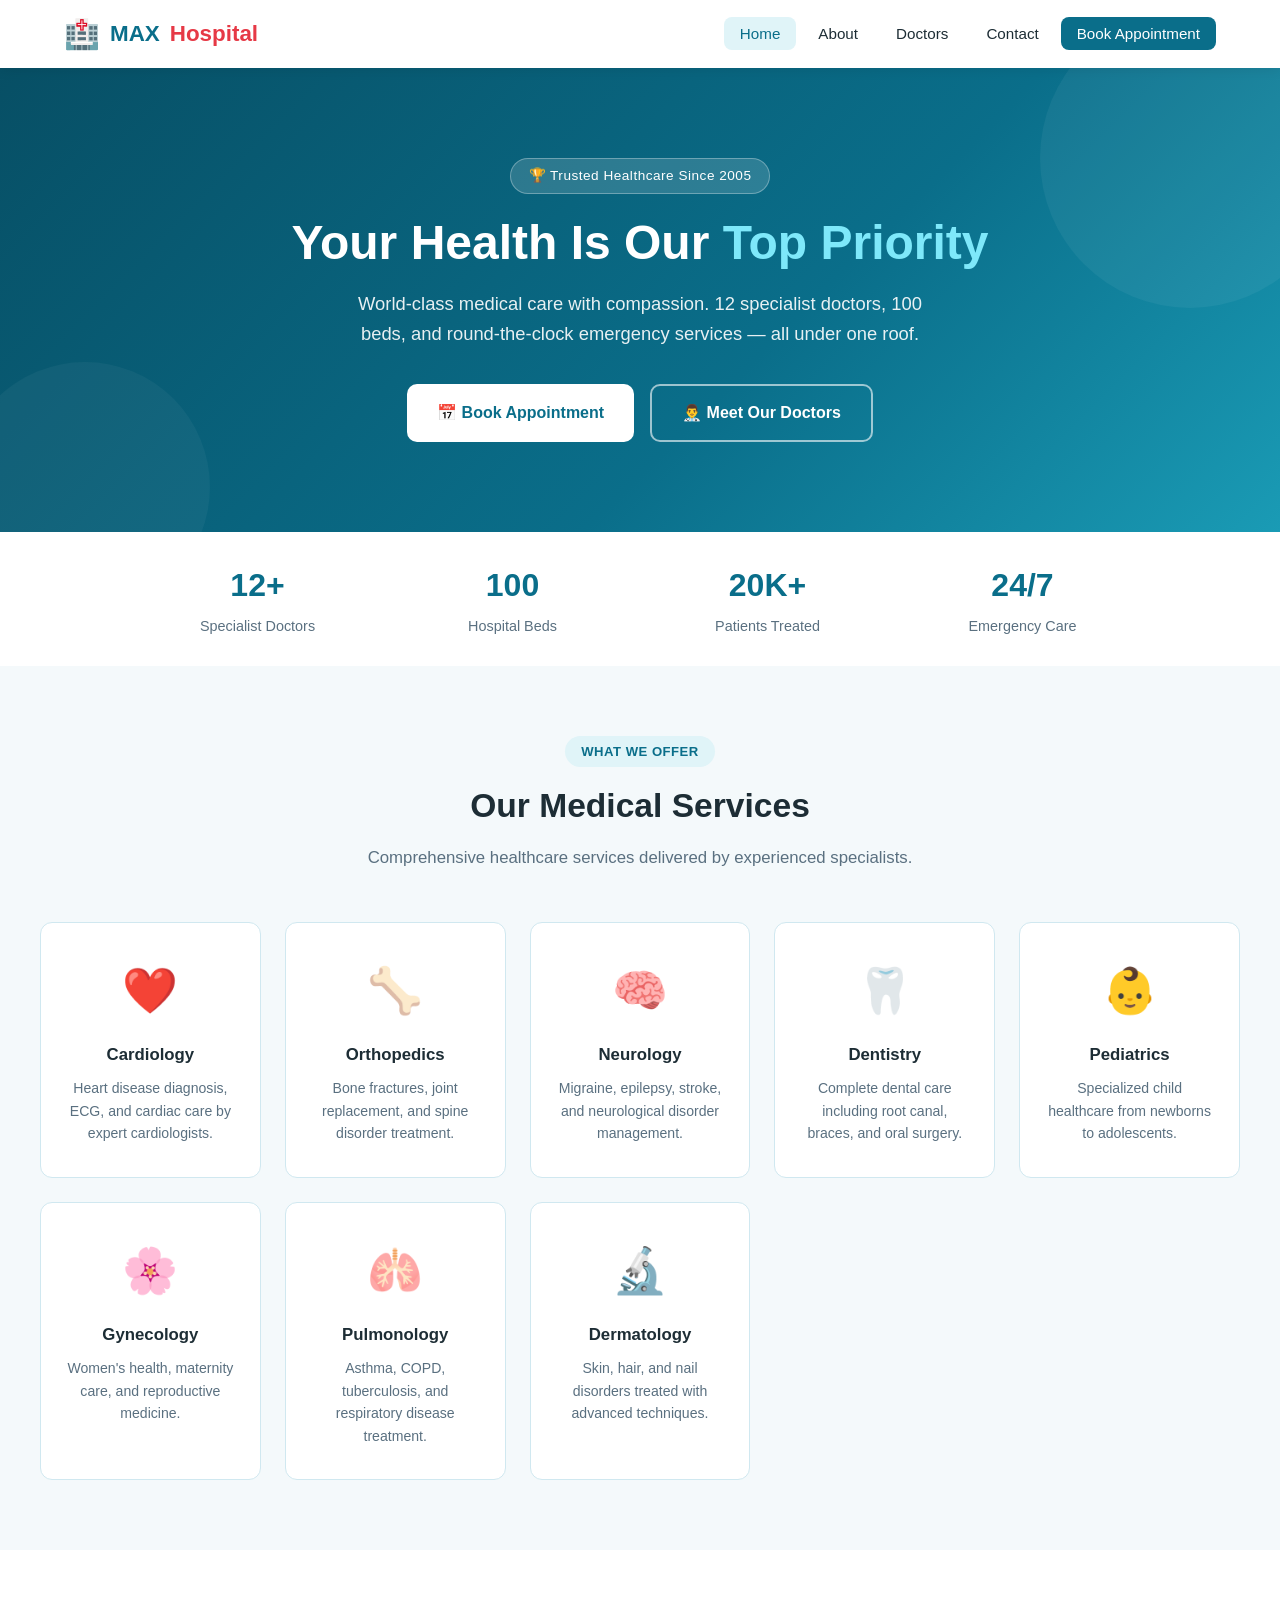
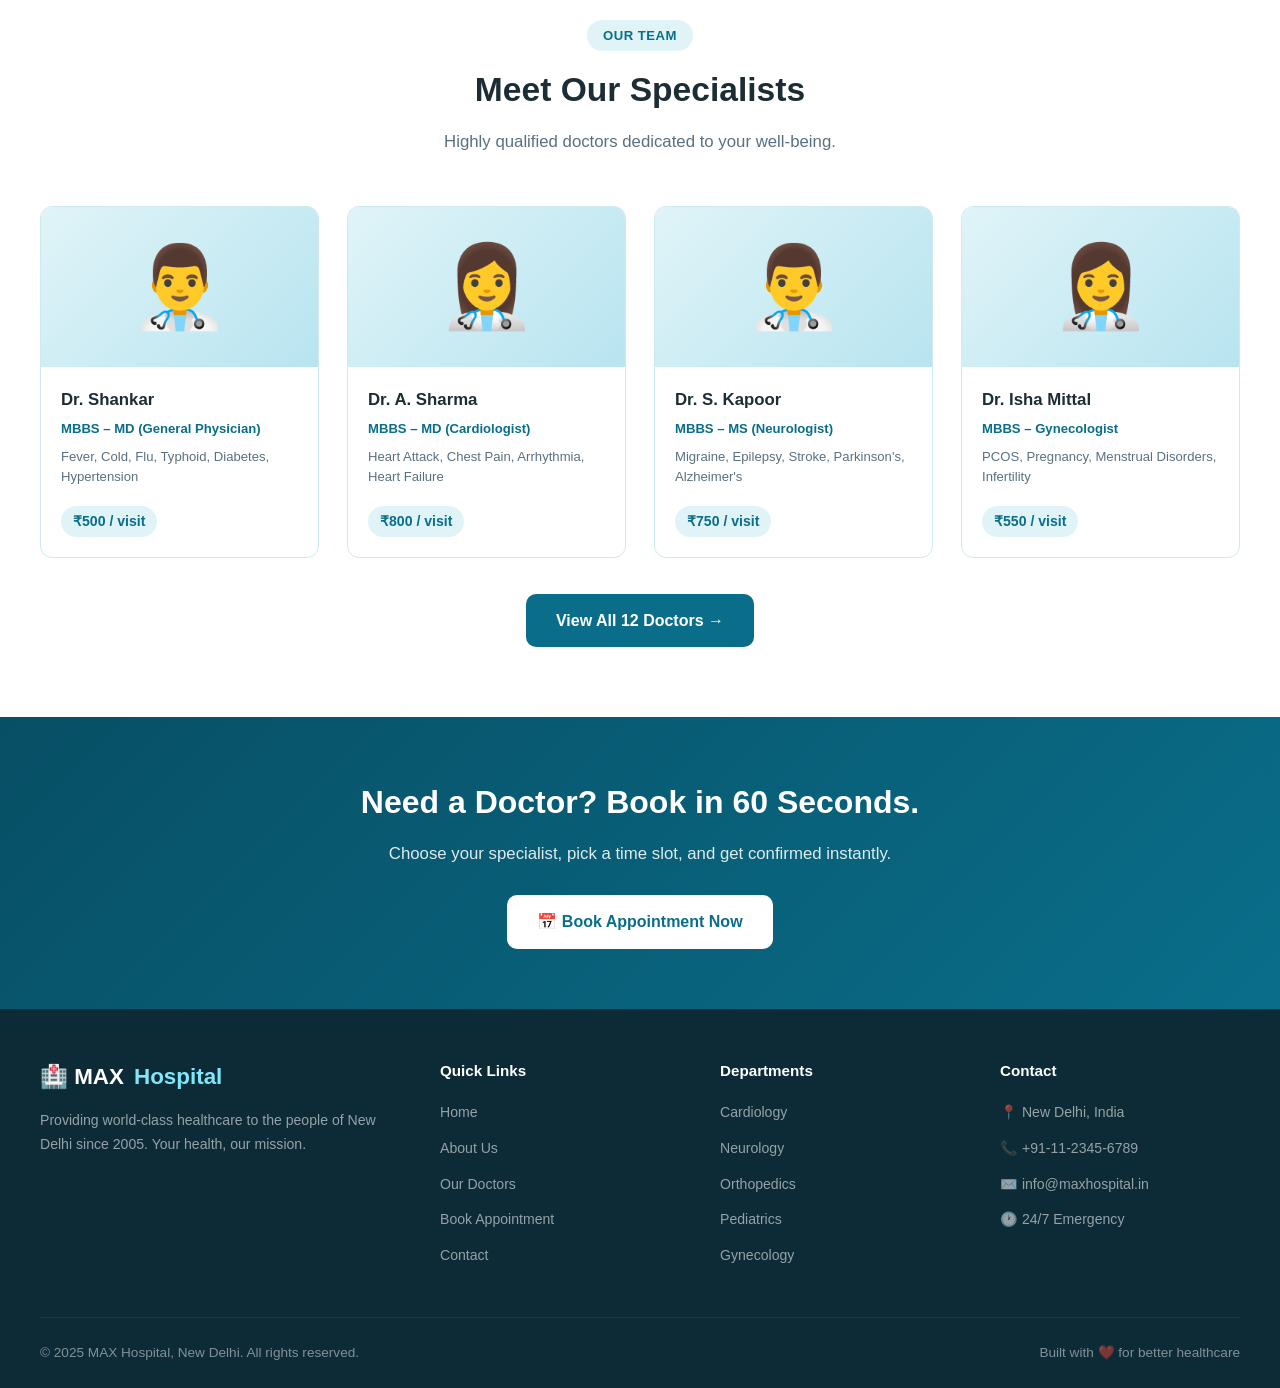
<file: index.html>
<!DOCTYPE html>
<html lang="en">
<head>
  <meta charset="UTF-8" />
  <meta name="viewport" content="width=device-width, initial-scale=1.0" />
  <title>MAX Hospital – New Delhi</title>
  <link rel="stylesheet" href="style.css" />
</head>
<body>

  <!-- NAVBAR -->
  <nav>
    <div class="nav-container">
      <a href="index.html" class="nav-logo">
        <span class="logo-icon">🏥</span>
        MAX<span>Hospital</span>
      </a>
      <ul class="nav-links" id="navLinks">
        <li><a href="index.html" class="active">Home</a></li>
        <li><a href="about.html">About</a></li>
        <li><a href="doctors.html">Doctors</a></li>
        <li><a href="contact.html">Contact</a></li>
        <li><a href="appointment.html" class="nav-cta">Book Appointment</a></li>
      </ul>
      <div class="hamburger" onclick="toggleNav()">
        <span></span><span></span><span></span>
      </div>
    </div>
  </nav>

  <!-- HERO -->
  <section class="hero">
    <div class="hero-content">
      <div class="hero-badge">🏆 Trusted Healthcare Since 2005</div>
      <h1>Your Health Is Our <span>Top Priority</span></h1>
      <p>World-class medical care with compassion. 12 specialist doctors, 100 beds, and round-the-clock emergency services — all under one roof.</p>
      <div class="hero-buttons">
        <a href="appointment.html" class="btn btn-primary">📅 Book Appointment</a>
        <a href="doctors.html" class="btn btn-outline">👨‍⚕️ Meet Our Doctors</a>
      </div>
    </div>
  </section>

  <!-- STATS -->
  <div class="stats-bar">
    <div class="stats-grid">
      <div class="stat-item">
        <h3>12+</h3>
        <p>Specialist Doctors</p>
      </div>
      <div class="stat-item">
        <h3>100</h3>
        <p>Hospital Beds</p>
      </div>
      <div class="stat-item">
        <h3>20K+</h3>
        <p>Patients Treated</p>
      </div>
      <div class="stat-item">
        <h3>24/7</h3>
        <p>Emergency Care</p>
      </div>
    </div>
  </div>

  <!-- SERVICES -->
  <section style="background: var(--light-bg);">
    <div class="container">
      <div class="section-header">
        <span class="section-tag">What We Offer</span>
        <h2>Our Medical Services</h2>
        <p>Comprehensive healthcare services delivered by experienced specialists.</p>
      </div>
      <div class="services-grid">
        <div class="service-card">
          <div class="service-icon">❤️</div>
          <h3>Cardiology</h3>
          <p>Heart disease diagnosis, ECG, and cardiac care by expert cardiologists.</p>
        </div>
        <div class="service-card">
          <div class="service-icon">🦴</div>
          <h3>Orthopedics</h3>
          <p>Bone fractures, joint replacement, and spine disorder treatment.</p>
        </div>
        <div class="service-card">
          <div class="service-icon">🧠</div>
          <h3>Neurology</h3>
          <p>Migraine, epilepsy, stroke, and neurological disorder management.</p>
        </div>
        <div class="service-card">
          <div class="service-icon">🦷</div>
          <h3>Dentistry</h3>
          <p>Complete dental care including root canal, braces, and oral surgery.</p>
        </div>
        <div class="service-card">
          <div class="service-icon">👶</div>
          <h3>Pediatrics</h3>
          <p>Specialized child healthcare from newborns to adolescents.</p>
        </div>
        <div class="service-card">
          <div class="service-icon">🌸</div>
          <h3>Gynecology</h3>
          <p>Women's health, maternity care, and reproductive medicine.</p>
        </div>
        <div class="service-card">
          <div class="service-icon">🫁</div>
          <h3>Pulmonology</h3>
          <p>Asthma, COPD, tuberculosis, and respiratory disease treatment.</p>
        </div>
        <div class="service-card">
          <div class="service-icon">🔬</div>
          <h3>Dermatology</h3>
          <p>Skin, hair, and nail disorders treated with advanced techniques.</p>
        </div>
      </div>
    </div>
  </section>

  <!-- FEATURED DOCTORS -->
  <section>
    <div class="container">
      <div class="section-header">
        <span class="section-tag">Our Team</span>
        <h2>Meet Our Specialists</h2>
        <p>Highly qualified doctors dedicated to your well-being.</p>
      </div>
      <div class="doctors-grid">
        <div class="doctor-card">
          <div class="doctor-avatar">👨‍⚕️</div>
          <div class="doctor-info">
            <h3>Dr. Shankar</h3>
            <div class="doctor-deg">MBBS – MD (General Physician)</div>
            <div class="doctor-treats">Fever, Cold, Flu, Typhoid, Diabetes, Hypertension</div>
            <span class="doctor-fee">₹500 / visit</span>
          </div>
        </div>
        <div class="doctor-card">
          <div class="doctor-avatar">👩‍⚕️</div>
          <div class="doctor-info">
            <h3>Dr. A. Sharma</h3>
            <div class="doctor-deg">MBBS – MD (Cardiologist)</div>
            <div class="doctor-treats">Heart Attack, Chest Pain, Arrhythmia, Heart Failure</div>
            <span class="doctor-fee">₹800 / visit</span>
          </div>
        </div>
        <div class="doctor-card">
          <div class="doctor-avatar">👨‍⚕️</div>
          <div class="doctor-info">
            <h3>Dr. S. Kapoor</h3>
            <div class="doctor-deg">MBBS – MS (Neurologist)</div>
            <div class="doctor-treats">Migraine, Epilepsy, Stroke, Parkinson's, Alzheimer's</div>
            <span class="doctor-fee">₹750 / visit</span>
          </div>
        </div>
        <div class="doctor-card">
          <div class="doctor-avatar">👩‍⚕️</div>
          <div class="doctor-info">
            <h3>Dr. Isha Mittal</h3>
            <div class="doctor-deg">MBBS – Gynecologist</div>
            <div class="doctor-treats">PCOS, Pregnancy, Menstrual Disorders, Infertility</div>
            <span class="doctor-fee">₹550 / visit</span>
          </div>
        </div>
      </div>
      <div style="text-align:center; margin-top:36px;">
        <a href="doctors.html" class="btn btn-solid">View All 12 Doctors →</a>
      </div>
    </div>
  </section>

  <!-- CTA BANNER -->
  <section style="background: linear-gradient(135deg, var(--primary-dark), var(--primary)); color: white; text-align:center; padding: 60px 24px;">
    <h2 style="font-size:2rem; font-weight:800; margin-bottom:12px;">Need a Doctor? Book in 60 Seconds.</h2>
    <p style="opacity:0.88; margin-bottom:28px; font-size:1.05rem;">Choose your specialist, pick a time slot, and get confirmed instantly.</p>
    <a href="appointment.html" class="btn btn-primary">📅 Book Appointment Now</a>
  </section>

  <!-- FOOTER -->
  <footer>
    <div class="footer-grid">
      <div class="footer-brand">
        <div class="nav-logo" style="margin-bottom:14px;">🏥 MAX<span style="color:#7ee8fa;">Hospital</span></div>
        <p>Providing world-class healthcare to the people of New Delhi since 2005. Your health, our mission.</p>
      </div>
      <div class="footer-col">
        <h4>Quick Links</h4>
        <ul>
          <li><a href="index.html">Home</a></li>
          <li><a href="about.html">About Us</a></li>
          <li><a href="doctors.html">Our Doctors</a></li>
          <li><a href="appointment.html">Book Appointment</a></li>
          <li><a href="contact.html">Contact</a></li>
        </ul>
      </div>
      <div class="footer-col">
        <h4>Departments</h4>
        <ul>
          <li><a href="#">Cardiology</a></li>
          <li><a href="#">Neurology</a></li>
          <li><a href="#">Orthopedics</a></li>
          <li><a href="#">Pediatrics</a></li>
          <li><a href="#">Gynecology</a></li>
        </ul>
      </div>
      <div class="footer-col">
        <h4>Contact</h4>
        <ul>
          <li><a href="#">📍 New Delhi, India</a></li>
          <li><a href="#">📞 +91-11-2345-6789</a></li>
          <li><a href="#">✉️ info@maxhospital.in</a></li>
          <li><a href="#">🕐 24/7 Emergency</a></li>
        </ul>
      </div>
    </div>
    <div class="footer-bottom">
      <span>© 2025 MAX Hospital, New Delhi. All rights reserved.</span>
      <span>Built with ❤️ for better healthcare</span>
    </div>
  </footer>

  <script>
    function toggleNav() {
      document.getElementById('navLinks').classList.toggle('open');
    }
  </script>
</body>
</html>
</file>
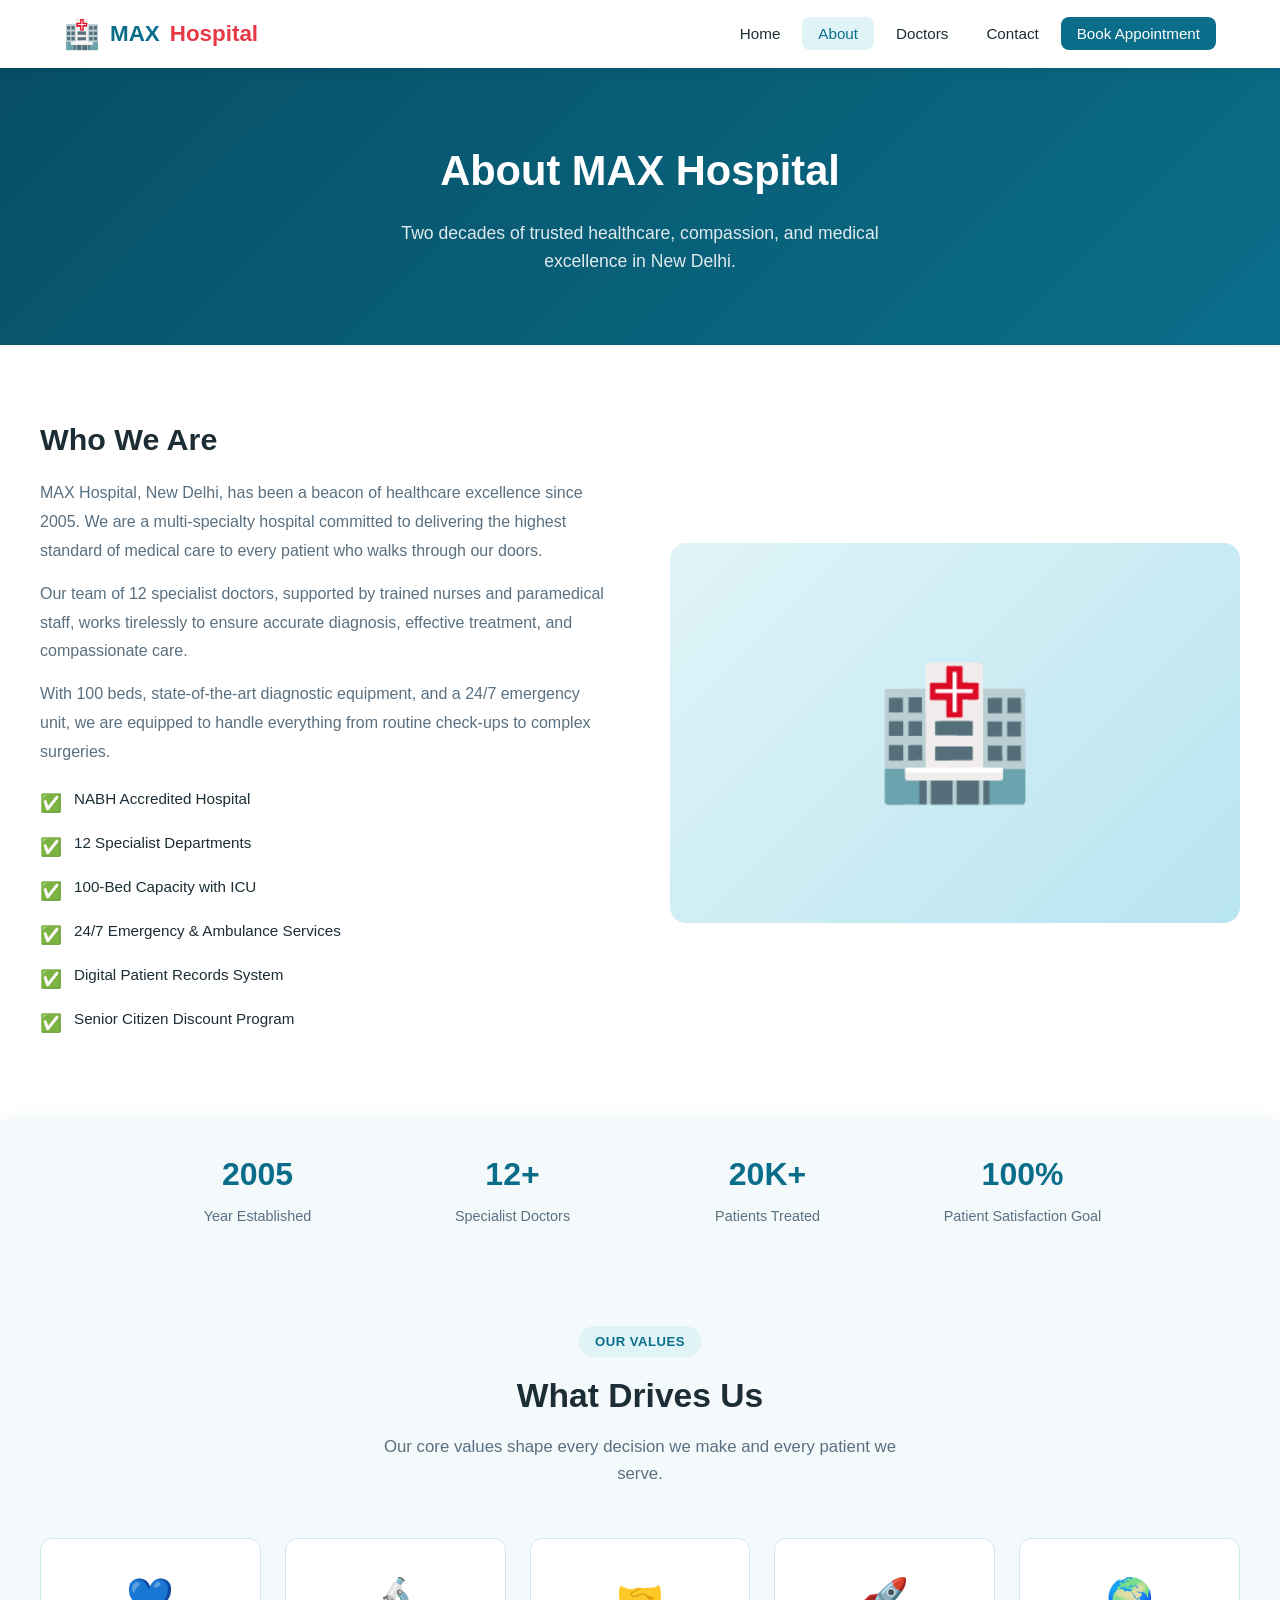
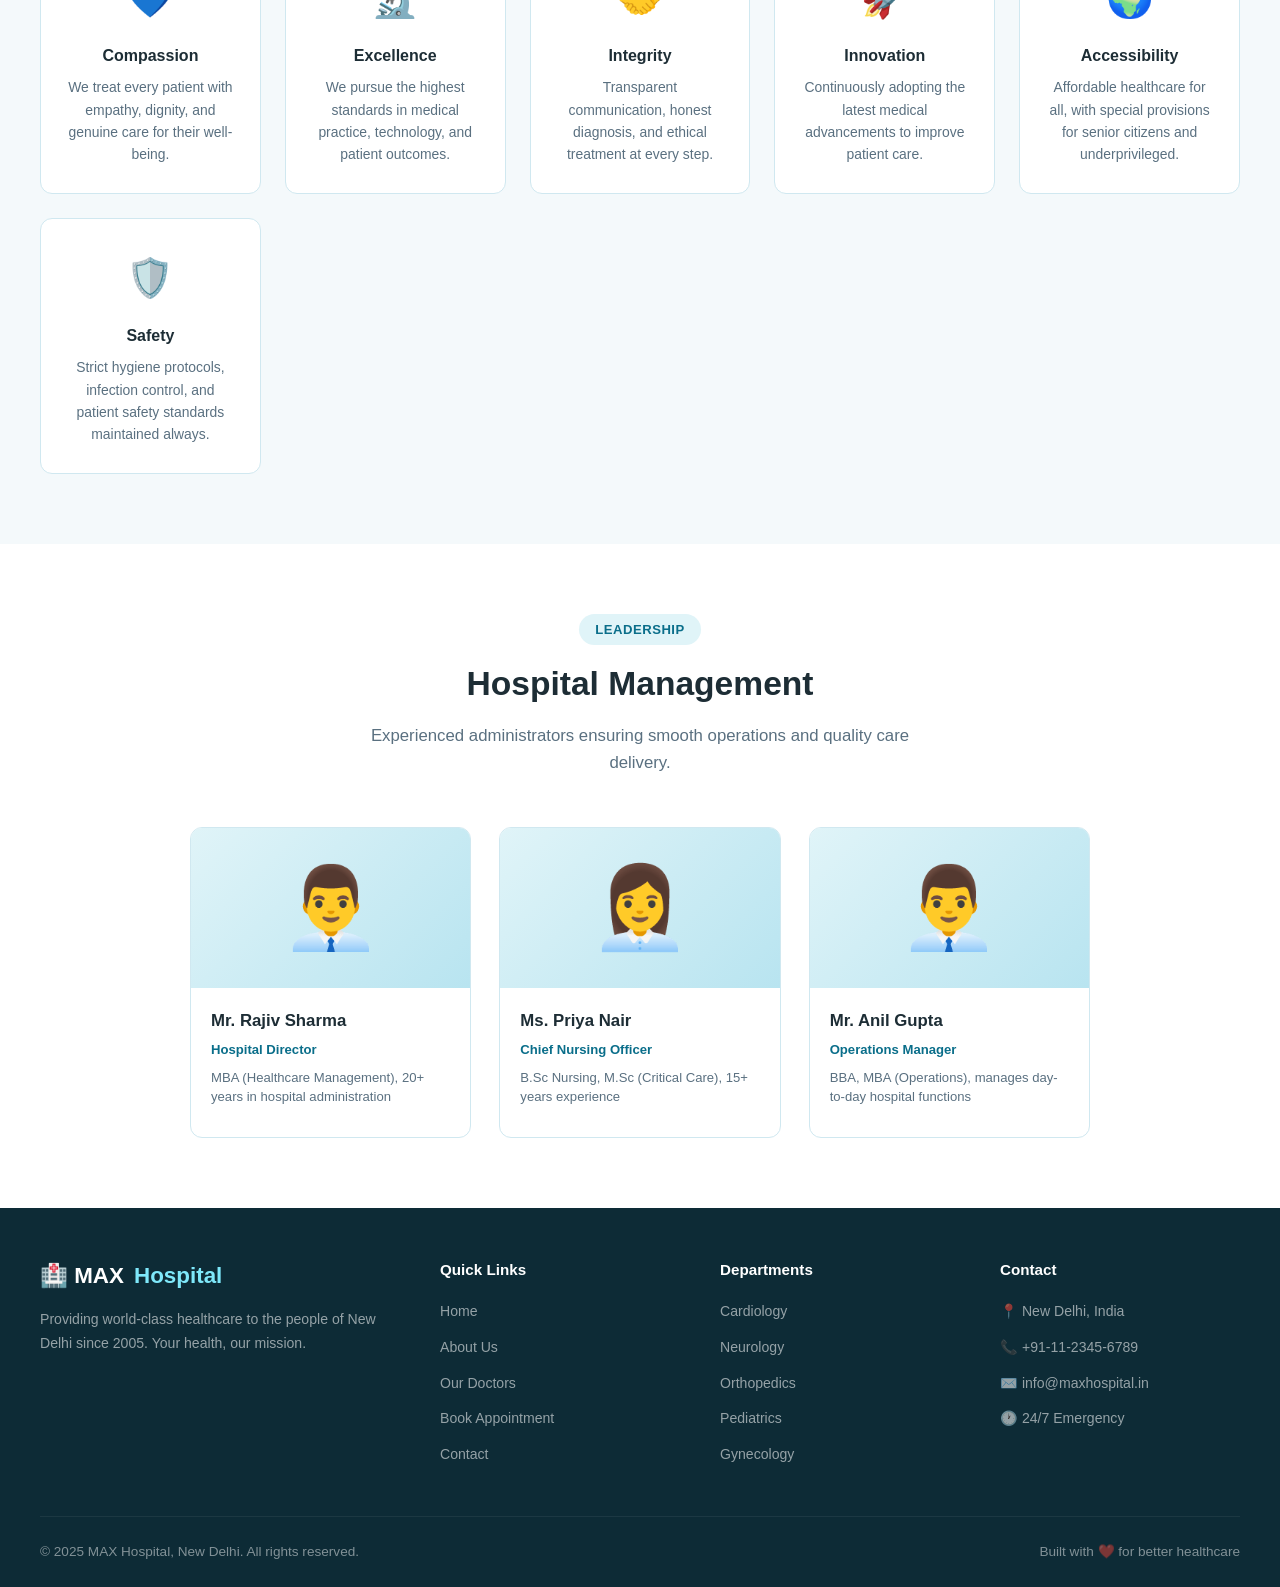
<file: about.html>
<!DOCTYPE html>
<html lang="en">
<head>
  <meta charset="UTF-8" />
  <meta name="viewport" content="width=device-width, initial-scale=1.0" />
  <title>About Us – MAX Hospital</title>
  <link rel="stylesheet" href="style.css" />
</head>
<body>

  <!-- NAVBAR -->
  <nav>
    <div class="nav-container">
      <a href="index.html" class="nav-logo">
        <span class="logo-icon">🏥</span>
        MAX<span>Hospital</span>
      </a>
      <ul class="nav-links" id="navLinks">
        <li><a href="index.html">Home</a></li>
        <li><a href="about.html" class="active">About</a></li>
        <li><a href="doctors.html">Doctors</a></li>
        <li><a href="contact.html">Contact</a></li>
        <li><a href="appointment.html" class="nav-cta">Book Appointment</a></li>
      </ul>
      <div class="hamburger" onclick="toggleNav()">
        <span></span><span></span><span></span>
      </div>
    </div>
  </nav>

  <!-- PAGE HERO -->
  <div class="about-hero">
    <h1>About MAX Hospital</h1>
    <p>Two decades of trusted healthcare, compassion, and medical excellence in New Delhi.</p>
  </div>

  <!-- ABOUT SECTION -->
  <section>
    <div class="container">
      <div class="about-grid">
        <div class="about-text">
          <h2>Who We Are</h2>
          <p>MAX Hospital, New Delhi, has been a beacon of healthcare excellence since 2005. We are a multi-specialty hospital committed to delivering the highest standard of medical care to every patient who walks through our doors.</p>
          <p>Our team of 12 specialist doctors, supported by trained nurses and paramedical staff, works tirelessly to ensure accurate diagnosis, effective treatment, and compassionate care.</p>
          <p>With 100 beds, state-of-the-art diagnostic equipment, and a 24/7 emergency unit, we are equipped to handle everything from routine check-ups to complex surgeries.</p>
          <ul class="about-features">
            <li><span class="check">✅</span> NABH Accredited Hospital</li>
            <li><span class="check">✅</span> 12 Specialist Departments</li>
            <li><span class="check">✅</span> 100-Bed Capacity with ICU</li>
            <li><span class="check">✅</span> 24/7 Emergency & Ambulance Services</li>
            <li><span class="check">✅</span> Digital Patient Records System</li>
            <li><span class="check">✅</span> Senior Citizen Discount Program</li>
          </ul>
        </div>
        <div class="about-image-box">🏥</div>
      </div>
    </div>
  </section>

  <!-- STATS -->
  <div class="stats-bar" style="background: var(--light-bg);">
    <div class="stats-grid">
      <div class="stat-item">
        <h3>2005</h3>
        <p>Year Established</p>
      </div>
      <div class="stat-item">
        <h3>12+</h3>
        <p>Specialist Doctors</p>
      </div>
      <div class="stat-item">
        <h3>20K+</h3>
        <p>Patients Treated</p>
      </div>
      <div class="stat-item">
        <h3>100%</h3>
        <p>Patient Satisfaction Goal</p>
      </div>
    </div>
  </div>

  <!-- MISSION & VALUES -->
  <section style="background: var(--light-bg);">
    <div class="container">
      <div class="section-header">
        <span class="section-tag">Our Values</span>
        <h2>What Drives Us</h2>
        <p>Our core values shape every decision we make and every patient we serve.</p>
      </div>
      <div class="values-grid">
        <div class="value-card">
          <div class="value-icon">💙</div>
          <h3>Compassion</h3>
          <p>We treat every patient with empathy, dignity, and genuine care for their well-being.</p>
        </div>
        <div class="value-card">
          <div class="value-icon">🔬</div>
          <h3>Excellence</h3>
          <p>We pursue the highest standards in medical practice, technology, and patient outcomes.</p>
        </div>
        <div class="value-card">
          <div class="value-icon">🤝</div>
          <h3>Integrity</h3>
          <p>Transparent communication, honest diagnosis, and ethical treatment at every step.</p>
        </div>
        <div class="value-card">
          <div class="value-icon">🚀</div>
          <h3>Innovation</h3>
          <p>Continuously adopting the latest medical advancements to improve patient care.</p>
        </div>
        <div class="value-card">
          <div class="value-icon">🌍</div>
          <h3>Accessibility</h3>
          <p>Affordable healthcare for all, with special provisions for senior citizens and underprivileged.</p>
        </div>
        <div class="value-card">
          <div class="value-icon">🛡️</div>
          <h3>Safety</h3>
          <p>Strict hygiene protocols, infection control, and patient safety standards maintained always.</p>
        </div>
      </div>
    </div>
  </section>

  <!-- TEAM INTRO -->
  <section>
    <div class="container">
      <div class="section-header">
        <span class="section-tag">Leadership</span>
        <h2>Hospital Management</h2>
        <p>Experienced administrators ensuring smooth operations and quality care delivery.</p>
      </div>
      <div class="doctors-grid" style="max-width:900px; margin:0 auto;">
        <div class="doctor-card">
          <div class="doctor-avatar">👨‍💼</div>
          <div class="doctor-info">
            <h3>Mr. Rajiv Sharma</h3>
            <div class="doctor-deg">Hospital Director</div>
            <div class="doctor-treats">MBA (Healthcare Management), 20+ years in hospital administration</div>
          </div>
        </div>
        <div class="doctor-card">
          <div class="doctor-avatar">👩‍💼</div>
          <div class="doctor-info">
            <h3>Ms. Priya Nair</h3>
            <div class="doctor-deg">Chief Nursing Officer</div>
            <div class="doctor-treats">B.Sc Nursing, M.Sc (Critical Care), 15+ years experience</div>
          </div>
        </div>
        <div class="doctor-card">
          <div class="doctor-avatar">👨‍💼</div>
          <div class="doctor-info">
            <h3>Mr. Anil Gupta</h3>
            <div class="doctor-deg">Operations Manager</div>
            <div class="doctor-treats">BBA, MBA (Operations), manages day-to-day hospital functions</div>
          </div>
        </div>
      </div>
    </div>
  </section>

  <!-- FOOTER -->
  <footer>
    <div class="footer-grid">
      <div class="footer-brand">
        <div class="nav-logo" style="margin-bottom:14px;">🏥 MAX<span style="color:#7ee8fa;">Hospital</span></div>
        <p>Providing world-class healthcare to the people of New Delhi since 2005. Your health, our mission.</p>
      </div>
      <div class="footer-col">
        <h4>Quick Links</h4>
        <ul>
          <li><a href="index.html">Home</a></li>
          <li><a href="about.html">About Us</a></li>
          <li><a href="doctors.html">Our Doctors</a></li>
          <li><a href="appointment.html">Book Appointment</a></li>
          <li><a href="contact.html">Contact</a></li>
        </ul>
      </div>
      <div class="footer-col">
        <h4>Departments</h4>
        <ul>
          <li><a href="#">Cardiology</a></li>
          <li><a href="#">Neurology</a></li>
          <li><a href="#">Orthopedics</a></li>
          <li><a href="#">Pediatrics</a></li>
          <li><a href="#">Gynecology</a></li>
        </ul>
      </div>
      <div class="footer-col">
        <h4>Contact</h4>
        <ul>
          <li><a href="#">📍 New Delhi, India</a></li>
          <li><a href="#">📞 +91-11-2345-6789</a></li>
          <li><a href="#">✉️ info@maxhospital.in</a></li>
          <li><a href="#">🕐 24/7 Emergency</a></li>
        </ul>
      </div>
    </div>
    <div class="footer-bottom">
      <span>© 2025 MAX Hospital, New Delhi. All rights reserved.</span>
      <span>Built with ❤️ for better healthcare</span>
    </div>
  </footer>

  <script>
    function toggleNav() {
      document.getElementById('navLinks').classList.toggle('open');
    }
  </script>
</body>
</html>
</file>
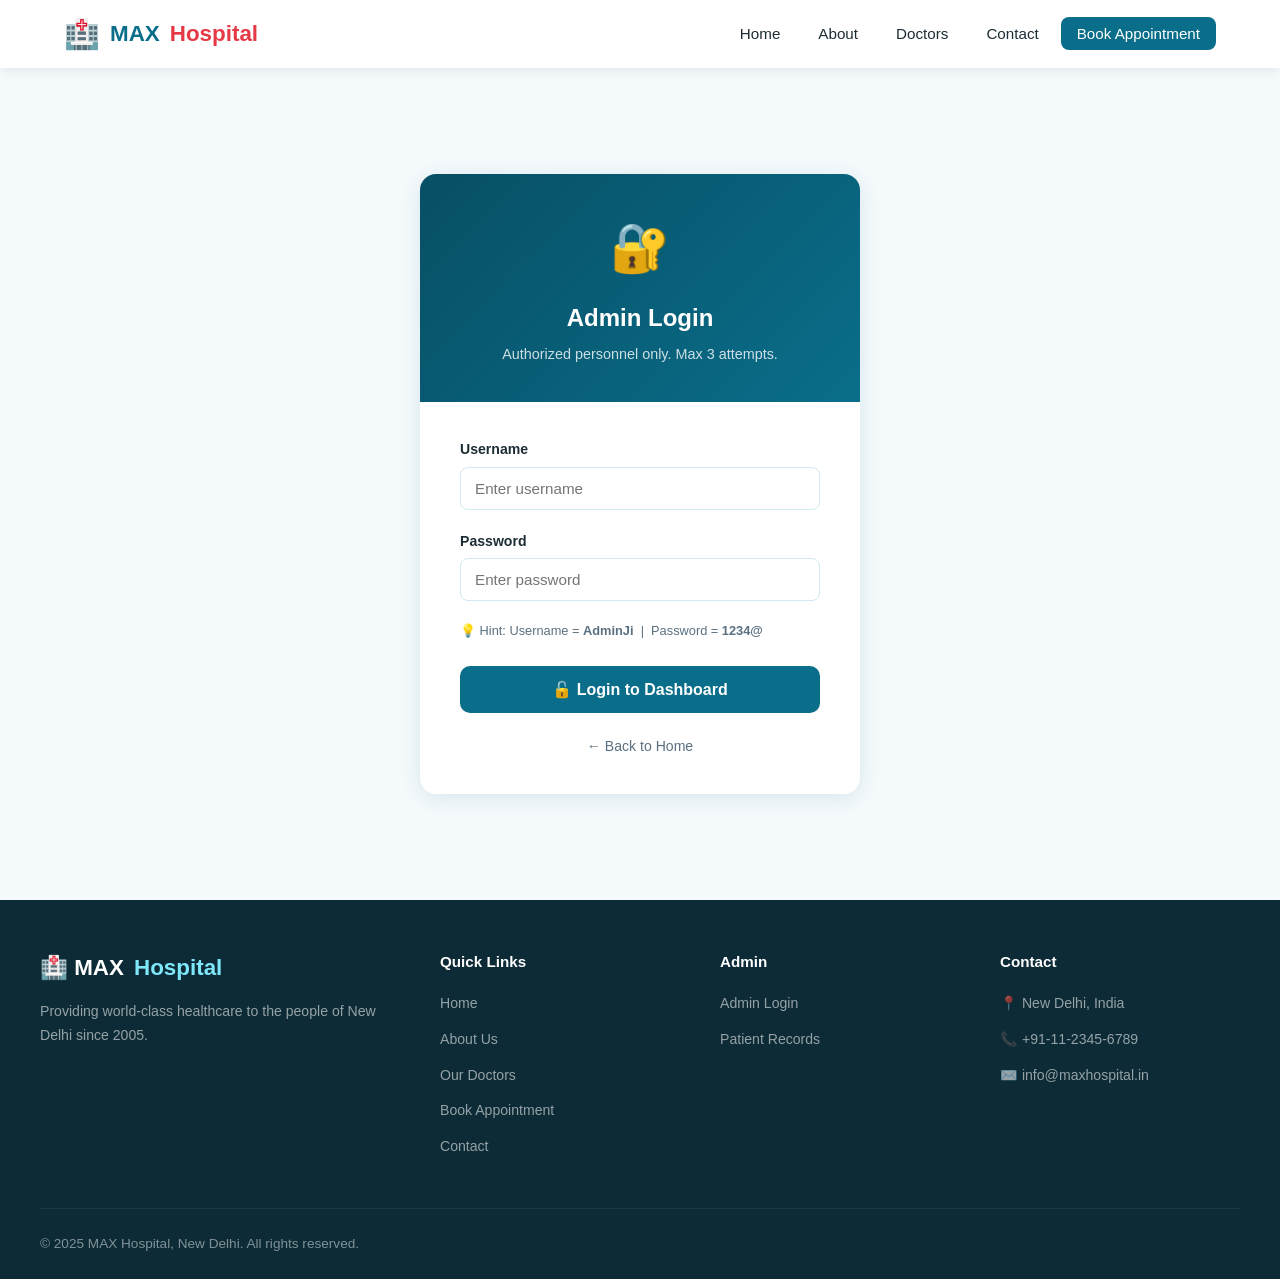
<file: admin.html>
<!DOCTYPE html>
<html lang="en">
<head>
  <meta charset="UTF-8" />
  <meta name="viewport" content="width=device-width, initial-scale=1.0" />
  <title>Admin Login – MAX Hospital</title>
  <link rel="stylesheet" href="style.css" />
</head>
<body>

  <!-- NAVBAR -->
  <nav>
    <div class="nav-container">
      <a href="index.html" class="nav-logo">
        <span class="logo-icon">🏥</span>
        MAX<span>Hospital</span>
      </a>
      <ul class="nav-links" id="navLinks">
        <li><a href="index.html">Home</a></li>
        <li><a href="about.html">About</a></li>
        <li><a href="doctors.html">Doctors</a></li>
        <li><a href="contact.html">Contact</a></li>
        <li><a href="appointment.html" class="nav-cta">Book Appointment</a></li>
      </ul>
      <div class="hamburger" onclick="toggleNav()">
        <span></span><span></span><span></span>
      </div>
    </div>
  </nav>

  <!-- LOGIN SECTION -->
  <section class="login-section">
    <div class="login-card">
      <div class="login-header">
        <div class="lock-icon">🔐</div>
        <h2>Admin Login</h2>
        <p>Authorized personnel only. Max 3 attempts.</p>
      </div>
      <div class="login-form">
        <div class="login-error" id="loginError">
          ❌ Invalid username or password. Please try again.
        </div>

        <form id="loginForm" onsubmit="doLogin(event)">
          <div class="form-group">
            <label for="username">Username</label>
            <input type="text" id="username" placeholder="Enter username" required autocomplete="off" />
          </div>
          <div class="form-group">
            <label for="password">Password</label>
            <input type="password" id="password" placeholder="Enter password" required />
          </div>
          <div style="font-size:0.8rem; color:var(--text-muted); margin-bottom:16px;">
            💡 Hint: Username = <strong>AdminJi</strong> &nbsp;|&nbsp; Password = <strong>1234@</strong>
          </div>
          <button type="submit" class="btn btn-solid">🔓 Login to Dashboard</button>
        </form>

        <div style="text-align:center; margin-top:20px;">
          <a href="index.html" style="font-size:0.88rem; color:var(--text-muted);">← Back to Home</a>
        </div>
      </div>
    </div>
  </section>

  <!-- FOOTER -->
  <footer>
    <div class="footer-grid">
      <div class="footer-brand">
        <div class="nav-logo" style="margin-bottom:14px;">🏥 MAX<span style="color:#7ee8fa;">Hospital</span></div>
        <p>Providing world-class healthcare to the people of New Delhi since 2005.</p>
      </div>
      <div class="footer-col">
        <h4>Quick Links</h4>
        <ul>
          <li><a href="index.html">Home</a></li>
          <li><a href="about.html">About Us</a></li>
          <li><a href="doctors.html">Our Doctors</a></li>
          <li><a href="appointment.html">Book Appointment</a></li>
          <li><a href="contact.html">Contact</a></li>
        </ul>
      </div>
      <div class="footer-col">
        <h4>Admin</h4>
        <ul>
          <li><a href="admin.html">Admin Login</a></li>
          <li><a href="records.html">Patient Records</a></li>
        </ul>
      </div>
      <div class="footer-col">
        <h4>Contact</h4>
        <ul>
          <li><a href="#">📍 New Delhi, India</a></li>
          <li><a href="#">📞 +91-11-2345-6789</a></li>
          <li><a href="#">✉️ info@maxhospital.in</a></li>
        </ul>
      </div>
    </div>
    <div class="footer-bottom">
      <span>© 2025 MAX Hospital, New Delhi. All rights reserved.</span>
    </div>
  </footer>

  <script>
    function toggleNav() {
      document.getElementById('navLinks').classList.toggle('open');
    }

    let attempts = 0;

    function doLogin(e) {
      e.preventDefault();
      const user = document.getElementById('username').value;
      const pass = document.getElementById('password').value;
      const errEl = document.getElementById('loginError');

      if (user === 'AdminJi' && pass === '1234@') {
        sessionStorage.setItem('adminLoggedIn', 'true');
        window.location.href = 'records.html';
      } else {
        attempts++;
        errEl.style.display = 'block';
        if (attempts >= 3) {
          errEl.textContent = '🚫 Too many failed attempts. Access denied.';
          document.querySelector('button[type=submit]').disabled = true;
          document.getElementById('username').disabled = true;
          document.getElementById('password').disabled = true;
        } else {
          errEl.textContent = `❌ Invalid credentials. ${3 - attempts} attempt(s) remaining.`;
        }
      }
    }
  </script>
</body>
</html>
</file>
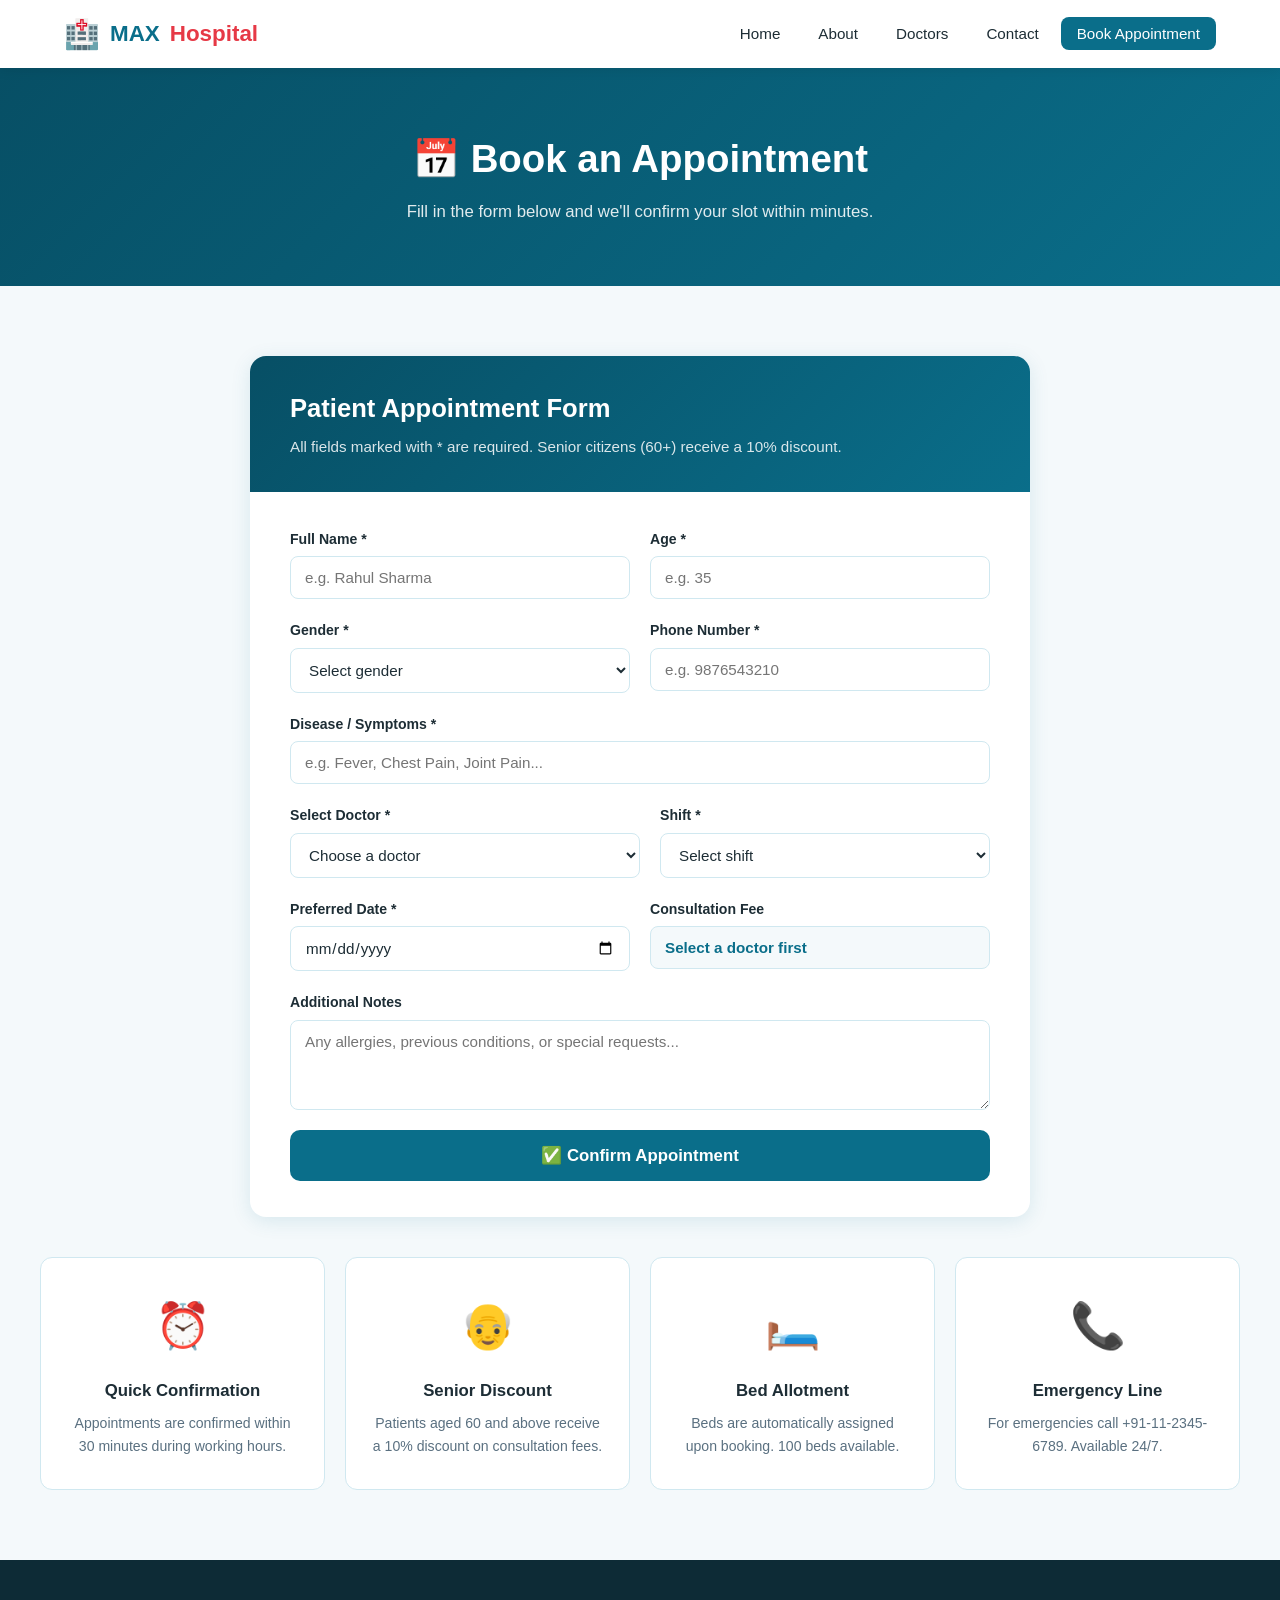
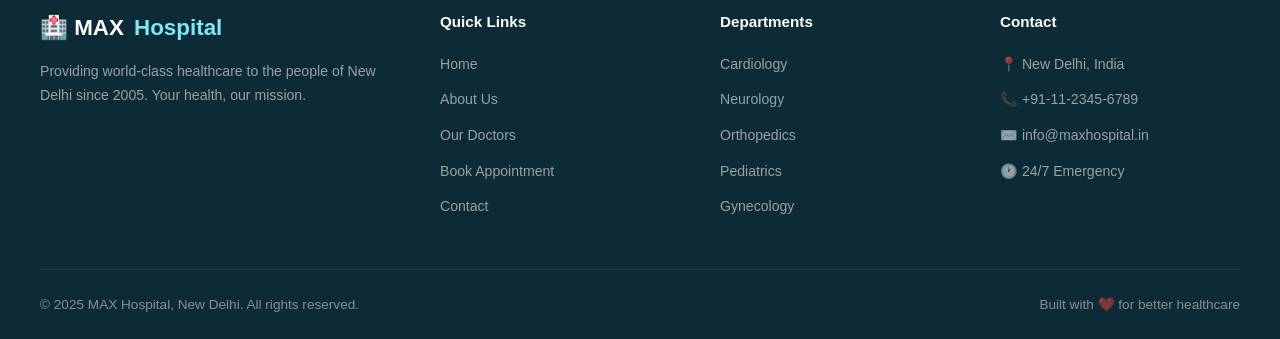
<file: appointment.html>
<!DOCTYPE html>
<html lang="en">
<head>
  <meta charset="UTF-8" />
  <meta name="viewport" content="width=device-width, initial-scale=1.0" />
  <title>Book Appointment – MAX Hospital</title>
  <link rel="stylesheet" href="style.css" />
</head>
<body>

  <!-- NAVBAR -->
  <nav>
    <div class="nav-container">
      <a href="index.html" class="nav-logo">
        <span class="logo-icon">🏥</span>
        MAX<span>Hospital</span>
      </a>
      <ul class="nav-links" id="navLinks">
        <li><a href="index.html">Home</a></li>
        <li><a href="about.html">About</a></li>
        <li><a href="doctors.html">Doctors</a></li>
        <li><a href="contact.html">Contact</a></li>
        <li><a href="appointment.html" class="nav-cta active">Book Appointment</a></li>
      </ul>
      <div class="hamburger" onclick="toggleNav()">
        <span></span><span></span><span></span>
      </div>
    </div>
  </nav>

  <!-- PAGE HERO -->
  <div class="page-hero">
    <h1>📅 Book an Appointment</h1>
    <p>Fill in the form below and we'll confirm your slot within minutes.</p>
  </div>

  <!-- APPOINTMENT FORM -->
  <section class="appointment-section">
    <div class="container">
      <div class="appointment-wrapper">
        <div class="appt-header">
          <h2>Patient Appointment Form</h2>
          <p>All fields marked with * are required. Senior citizens (60+) receive a 10% discount.</p>
        </div>
        <form class="appt-form" id="apptForm" onsubmit="submitForm(event)">

          <div class="form-row">
            <div class="form-group">
              <label for="pname">Full Name *</label>
              <input type="text" id="pname" placeholder="e.g. Rahul Sharma" required />
            </div>
            <div class="form-group">
              <label for="page">Age *</label>
              <input type="number" id="page" placeholder="e.g. 35" min="1" max="120" required />
            </div>
          </div>

          <div class="form-row">
            <div class="form-group">
              <label for="pgender">Gender *</label>
              <select id="pgender" required>
                <option value="">Select gender</option>
                <option>Male</option>
                <option>Female</option>
                <option>Other</option>
              </select>
            </div>
            <div class="form-group">
              <label for="pphone">Phone Number *</label>
              <input type="tel" id="pphone" placeholder="e.g. 9876543210" required />
            </div>
          </div>

          <div class="form-row">
            <div class="form-group full">
              <label for="pdisease">Disease / Symptoms *</label>
              <input type="text" id="pdisease" placeholder="e.g. Fever, Chest Pain, Joint Pain..." required />
            </div>
          </div>

          <div class="form-row">
            <div class="form-group">
              <label for="pdoctor">Select Doctor *</label>
              <select id="pdoctor" required onchange="updateFee()">
                <option value="">Choose a doctor</option>
                <option value="500">Dr. Shankar – General Physician (₹500)</option>
                <option value="600">Dr. Riya Singh – Orthopedic Surgeon (₹600)</option>
                <option value="700">Dr. M. Pundir – Dental Surgeon (₹700)</option>
                <option value="650">Dr. R. Yadav – Ayurvedic & Unani (₹650)</option>
                <option value="550">Dr. Isha Mittal – Gynecologist (₹550)</option>
                <option value="700">Dr. P. Raturi – Dermatologist (₹700)</option>
                <option value="800">Dr. A. Sharma – Cardiologist (₹800)</option>
                <option value="750">Dr. S. Kapoor – Neurologist (₹750)</option>
                <option value="700">Dr. V. Mehta – Pulmonologist (₹700)</option>
                <option value="750">Dr. N. Gupta – Gastroenterologist (₹750)</option>
                <option value="500">Dr. K. Verma – Pediatrician (₹500)</option>
                <option value="650">Dr. P. Joshi – Ophthalmologist (₹650)</option>
              </select>
            </div>
            <div class="form-group">
              <label for="pshift">Shift *</label>
              <select id="pshift" required>
                <option value="">Select shift</option>
                <option value="morning">Morning (8 AM – 12 PM)</option>
                <option value="evening">Evening (2 PM – 6 PM)</option>
              </select>
            </div>
          </div>

          <div class="form-row">
            <div class="form-group">
              <label for="pdate">Preferred Date *</label>
              <input type="date" id="pdate" required />
            </div>
            <div class="form-group">
              <label>Consultation Fee</label>
              <input type="text" id="pfee" value="Select a doctor first" readonly
                style="background: var(--light-bg); color: var(--primary); font-weight:700;" />
            </div>
          </div>

          <div class="form-row">
            <div class="form-group full">
              <label for="pnotes">Additional Notes</label>
              <textarea id="pnotes" placeholder="Any allergies, previous conditions, or special requests..."></textarea>
            </div>
          </div>

          <div class="form-submit">
            <button type="submit" class="btn btn-solid">✅ Confirm Appointment</button>
          </div>

          <div class="success-msg" id="successMsg">
            🎉 Appointment booked successfully! We'll contact you shortly to confirm your slot.
          </div>
        </form>
      </div>

      <!-- INFO CARDS -->
      <div style="display:grid; grid-template-columns: repeat(auto-fit, minmax(220px,1fr)); gap:20px; margin-top:40px;">
        <div class="service-card">
          <div class="service-icon">⏰</div>
          <h3>Quick Confirmation</h3>
          <p>Appointments are confirmed within 30 minutes during working hours.</p>
        </div>
        <div class="service-card">
          <div class="service-icon">👴</div>
          <h3>Senior Discount</h3>
          <p>Patients aged 60 and above receive a 10% discount on consultation fees.</p>
        </div>
        <div class="service-card">
          <div class="service-icon">🛏️</div>
          <h3>Bed Allotment</h3>
          <p>Beds are automatically assigned upon booking. 100 beds available.</p>
        </div>
        <div class="service-card">
          <div class="service-icon">📞</div>
          <h3>Emergency Line</h3>
          <p>For emergencies call +91-11-2345-6789. Available 24/7.</p>
        </div>
      </div>
    </div>
  </section>

  <!-- FOOTER -->
  <footer>
    <div class="footer-grid">
      <div class="footer-brand">
        <div class="nav-logo" style="margin-bottom:14px;">🏥 MAX<span style="color:#7ee8fa;">Hospital</span></div>
        <p>Providing world-class healthcare to the people of New Delhi since 2005. Your health, our mission.</p>
      </div>
      <div class="footer-col">
        <h4>Quick Links</h4>
        <ul>
          <li><a href="index.html">Home</a></li>
          <li><a href="about.html">About Us</a></li>
          <li><a href="doctors.html">Our Doctors</a></li>
          <li><a href="appointment.html">Book Appointment</a></li>
          <li><a href="contact.html">Contact</a></li>
        </ul>
      </div>
      <div class="footer-col">
        <h4>Departments</h4>
        <ul>
          <li><a href="#">Cardiology</a></li>
          <li><a href="#">Neurology</a></li>
          <li><a href="#">Orthopedics</a></li>
          <li><a href="#">Pediatrics</a></li>
          <li><a href="#">Gynecology</a></li>
        </ul>
      </div>
      <div class="footer-col">
        <h4>Contact</h4>
        <ul>
          <li><a href="#">📍 New Delhi, India</a></li>
          <li><a href="#">📞 +91-11-2345-6789</a></li>
          <li><a href="#">✉️ info@maxhospital.in</a></li>
          <li><a href="#">🕐 24/7 Emergency</a></li>
        </ul>
      </div>
    </div>
    <div class="footer-bottom">
      <span>© 2025 MAX Hospital, New Delhi. All rights reserved.</span>
      <span>Built with ❤️ for better healthcare</span>
    </div>
  </footer>

  <script>
    function toggleNav() {
      document.getElementById('navLinks').classList.toggle('open');
    }

    // Set min date to today
    const today = new Date().toISOString().split('T')[0];
    document.getElementById('pdate').setAttribute('min', today);

    function updateFee() {
      const sel = document.getElementById('pdoctor');
      const fee = sel.value;
      const age = parseInt(document.getElementById('page').value) || 0;
      if (fee) {
        const base = parseInt(fee);
        const discount = age >= 60 ? base * 0.10 : 0;
        const final = base - discount;
        let text = `₹${base}`;
        if (discount > 0) text += ` − ₹${discount.toFixed(0)} (senior discount) = ₹${final.toFixed(0)}`;
        document.getElementById('pfee').value = text;
      } else {
        document.getElementById('pfee').value = 'Select a doctor first';
      }
    }

    // Recalculate fee when age changes
    document.getElementById('page').addEventListener('input', updateFee);

    function submitForm(e) {
      e.preventDefault();
      const form = document.getElementById('apptForm');
      const msg = document.getElementById('successMsg');

      // Save to localStorage
      const record = {
        id: Math.floor(Math.random() * 90000) + 10000,
        name: document.getElementById('pname').value,
        age: document.getElementById('page').value,
        gender: document.getElementById('pgender').value,
        phone: document.getElementById('pphone').value,
        disease: document.getElementById('pdisease').value,
        doctor: document.getElementById('pdoctor').selectedOptions[0].text,
        shift: document.getElementById('pshift').value,
        date: document.getElementById('pdate').value,
        fee: document.getElementById('pfee').value,
        notes: document.getElementById('pnotes').value,
        bookedAt: new Date().toLocaleString()
      };

      const records = JSON.parse(localStorage.getItem('maxHospitalRecords') || '[]');
      records.push(record);
      localStorage.setItem('maxHospitalRecords', JSON.stringify(records));

      msg.style.display = 'block';
      form.reset();
      document.getElementById('pfee').value = 'Select a doctor first';
      msg.scrollIntoView({ behavior: 'smooth' });
    }
  </script>
</body>
</html>
</file>
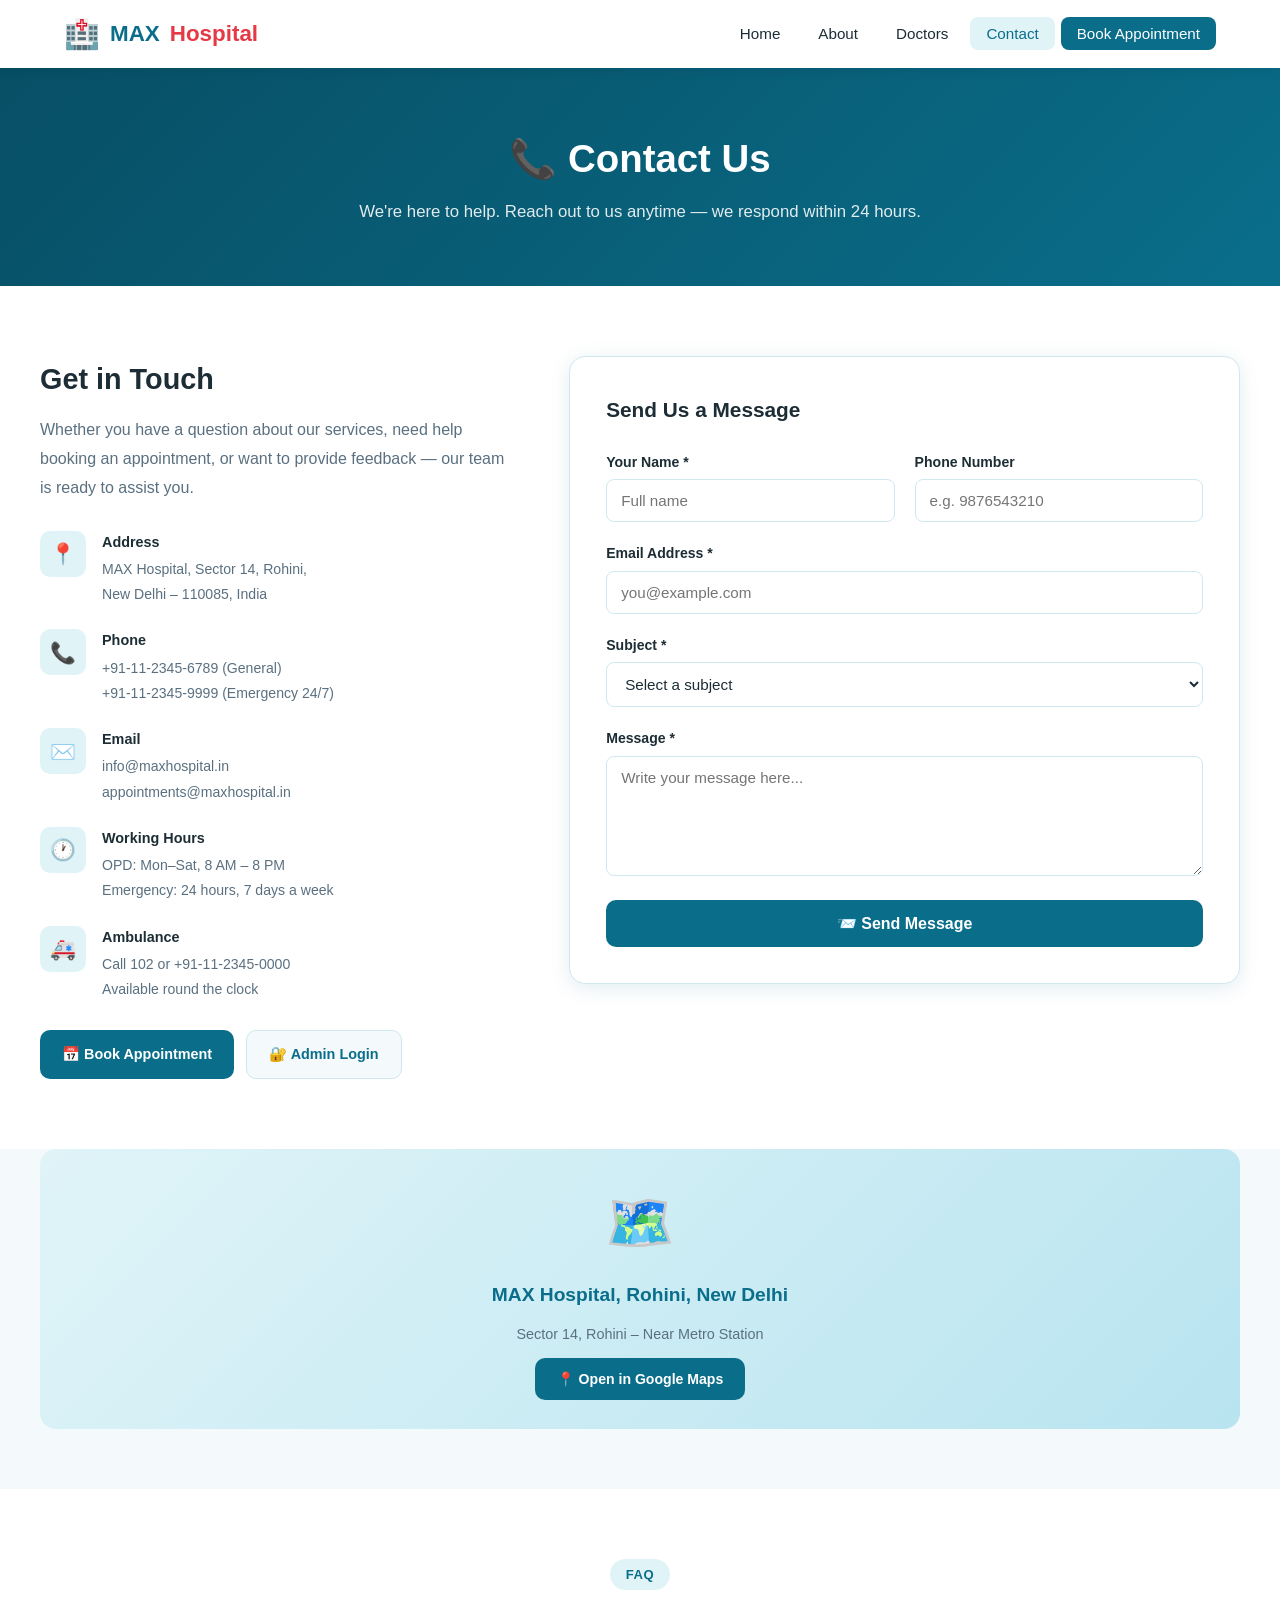
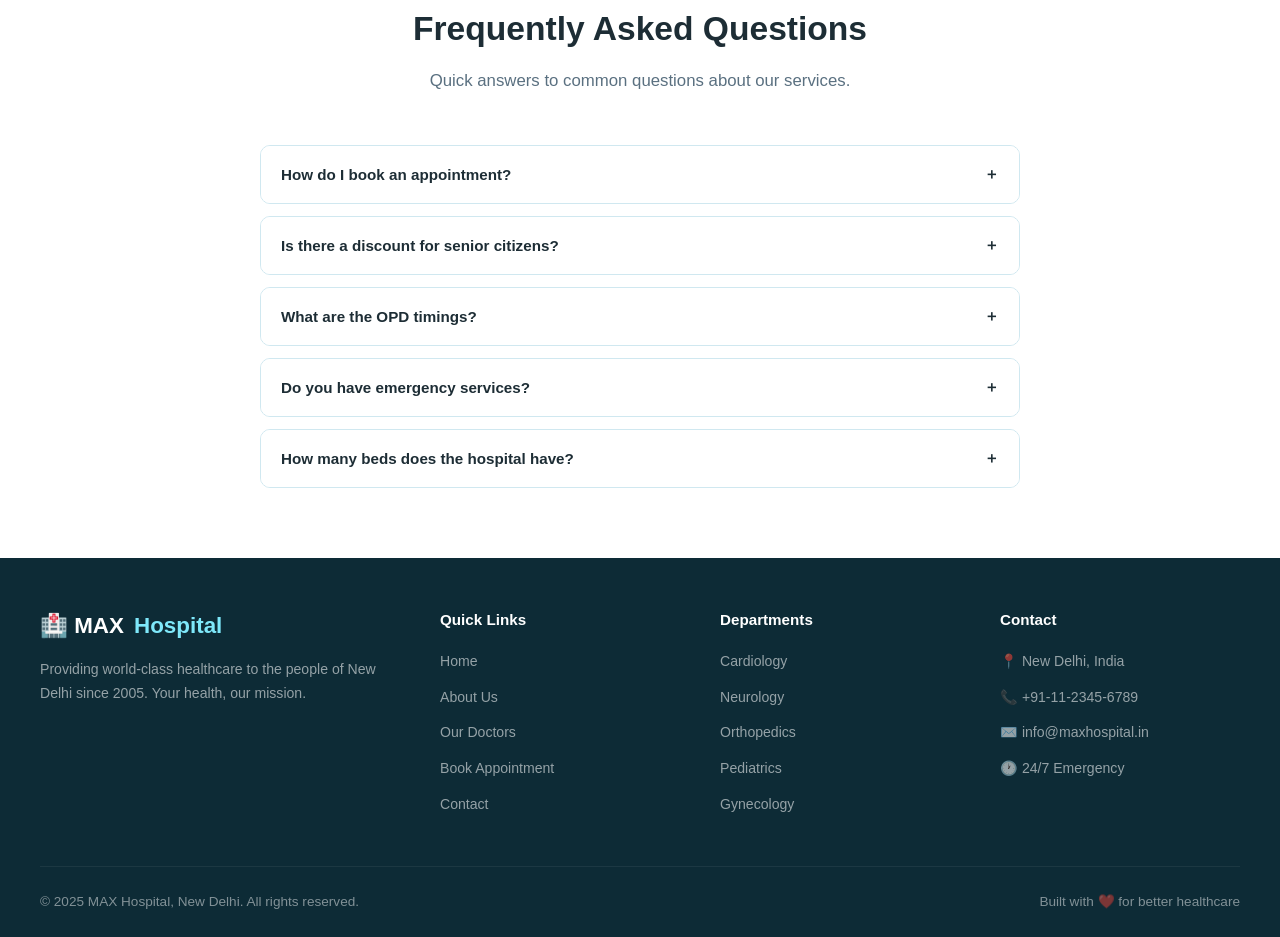
<file: contact.html>
<!DOCTYPE html>
<html lang="en">
<head>
  <meta charset="UTF-8" />
  <meta name="viewport" content="width=device-width, initial-scale=1.0" />
  <title>Contact Us – MAX Hospital</title>
  <link rel="stylesheet" href="style.css" />
</head>
<body>

  <!-- NAVBAR -->
  <nav>
    <div class="nav-container">
      <a href="index.html" class="nav-logo">
        <span class="logo-icon">🏥</span>
        MAX<span>Hospital</span>
      </a>
      <ul class="nav-links" id="navLinks">
        <li><a href="index.html">Home</a></li>
        <li><a href="about.html">About</a></li>
        <li><a href="doctors.html">Doctors</a></li>
        <li><a href="contact.html" class="active">Contact</a></li>
        <li><a href="appointment.html" class="nav-cta">Book Appointment</a></li>
      </ul>
      <div class="hamburger" onclick="toggleNav()">
        <span></span><span></span><span></span>
      </div>
    </div>
  </nav>

  <!-- PAGE HERO -->
  <div class="page-hero">
    <h1>📞 Contact Us</h1>
    <p>We're here to help. Reach out to us anytime — we respond within 24 hours.</p>
  </div>

  <!-- CONTACT SECTION -->
  <section>
    <div class="container">
      <div class="contact-grid">

        <!-- LEFT: INFO -->
        <div class="contact-info">
          <h2>Get in Touch</h2>
          <p>Whether you have a question about our services, need help booking an appointment, or want to provide feedback — our team is ready to assist you.</p>

          <div class="contact-item">
            <div class="contact-icon">📍</div>
            <div>
              <h4>Address</h4>
              <p>MAX Hospital, Sector 14, Rohini,<br>New Delhi – 110085, India</p>
            </div>
          </div>

          <div class="contact-item">
            <div class="contact-icon">📞</div>
            <div>
              <h4>Phone</h4>
              <p>+91-11-2345-6789 (General)<br>+91-11-2345-9999 (Emergency 24/7)</p>
            </div>
          </div>

          <div class="contact-item">
            <div class="contact-icon">✉️</div>
            <div>
              <h4>Email</h4>
              <p>info@maxhospital.in<br>appointments@maxhospital.in</p>
            </div>
          </div>

          <div class="contact-item">
            <div class="contact-icon">🕐</div>
            <div>
              <h4>Working Hours</h4>
              <p>OPD: Mon–Sat, 8 AM – 8 PM<br>Emergency: 24 hours, 7 days a week</p>
            </div>
          </div>

          <div class="contact-item">
            <div class="contact-icon">🚑</div>
            <div>
              <h4>Ambulance</h4>
              <p>Call 102 or +91-11-2345-0000<br>Available round the clock</p>
            </div>
          </div>

          <!-- QUICK LINKS -->
          <div style="margin-top:28px; display:flex; gap:12px; flex-wrap:wrap;">
            <a href="appointment.html" class="btn btn-solid" style="font-size:0.9rem; padding:12px 22px;">📅 Book Appointment</a>
            <a href="admin.html" class="btn" style="font-size:0.9rem; padding:12px 22px; background:var(--light-bg); color:var(--primary); border:1.5px solid var(--border);">🔐 Admin Login</a>
          </div>
        </div>

        <!-- RIGHT: FORM -->
        <div class="contact-form-card">
          <h3>Send Us a Message</h3>
          <form id="contactForm" onsubmit="sendMessage(event)">
            <div class="form-row">
              <div class="form-group">
                <label for="cname">Your Name *</label>
                <input type="text" id="cname" placeholder="Full name" required />
              </div>
              <div class="form-group">
                <label for="cphone">Phone Number</label>
                <input type="tel" id="cphone" placeholder="e.g. 9876543210" />
              </div>
            </div>
            <div class="form-group" style="margin-bottom:20px;">
              <label for="cemail">Email Address *</label>
              <input type="email" id="cemail" placeholder="you@example.com" required />
            </div>
            <div class="form-group" style="margin-bottom:20px;">
              <label for="csubject">Subject *</label>
              <select id="csubject" required>
                <option value="">Select a subject</option>
                <option>Appointment Inquiry</option>
                <option>Doctor Information</option>
                <option>Billing & Payments</option>
                <option>Emergency Services</option>
                <option>Feedback / Complaint</option>
                <option>Other</option>
              </select>
            </div>
            <div class="form-group" style="margin-bottom:24px;">
              <label for="cmessage">Message *</label>
              <textarea id="cmessage" placeholder="Write your message here..." required style="min-height:120px;"></textarea>
            </div>
            <button type="submit" class="btn btn-solid" style="width:100%; justify-content:center; padding:14px;">
              📨 Send Message
            </button>
            <div class="success-msg" id="contactSuccess">
              ✅ Message sent successfully! We'll get back to you within 24 hours.
            </div>
          </form>
        </div>

      </div>
    </div>
  </section>

  <!-- MAP PLACEHOLDER -->
  <section style="padding: 0 24px 60px; background: var(--light-bg);">
    <div class="container">
      <div style="background: linear-gradient(135deg, var(--primary-light), #b8e4f0);
                  border-radius: 16px; height: 280px; display:flex; align-items:center;
                  justify-content:center; flex-direction:column; gap:12px; text-align:center;">
        <div style="font-size:3.5rem;">🗺️</div>
        <h3 style="color:var(--primary); font-size:1.2rem;">MAX Hospital, Rohini, New Delhi</h3>
        <p style="color:var(--text-muted); font-size:0.9rem;">Sector 14, Rohini – Near Metro Station</p>
        <a href="https://maps.google.com" target="_blank" class="btn btn-solid" style="font-size:0.88rem; padding:10px 22px;">
          📍 Open in Google Maps
        </a>
      </div>
    </div>
  </section>

  <!-- FAQ -->
  <section>
    <div class="container">
      <div class="section-header">
        <span class="section-tag">FAQ</span>
        <h2>Frequently Asked Questions</h2>
        <p>Quick answers to common questions about our services.</p>
      </div>
      <div style="max-width:760px; margin:0 auto;">
        <div class="faq-item" style="border:1px solid var(--border); border-radius:10px; margin-bottom:12px; overflow:hidden;">
          <button onclick="toggleFaq(this)"
            style="width:100%; text-align:left; padding:18px 20px; background:var(--white);
                   border:none; font-size:0.95rem; font-weight:600; cursor:pointer; color:var(--text);
                   display:flex; justify-content:space-between; align-items:center;">
            How do I book an appointment?
            <span>＋</span>
          </button>
          <div class="faq-body" style="display:none; padding:0 20px 18px; color:var(--text-muted); font-size:0.9rem; line-height:1.7;">
            You can book an appointment online via our <a href="appointment.html" style="color:var(--primary);">Book Appointment</a> page, or call us at +91-11-2345-6789 during working hours.
          </div>
        </div>

        <div class="faq-item" style="border:1px solid var(--border); border-radius:10px; margin-bottom:12px; overflow:hidden;">
          <button onclick="toggleFaq(this)"
            style="width:100%; text-align:left; padding:18px 20px; background:var(--white);
                   border:none; font-size:0.95rem; font-weight:600; cursor:pointer; color:var(--text);
                   display:flex; justify-content:space-between; align-items:center;">
            Is there a discount for senior citizens?
            <span>＋</span>
          </button>
          <div class="faq-body" style="display:none; padding:0 20px 18px; color:var(--text-muted); font-size:0.9rem; line-height:1.7;">
            Yes! Patients aged 60 and above receive a 10% discount on all consultation fees automatically.
          </div>
        </div>

        <div class="faq-item" style="border:1px solid var(--border); border-radius:10px; margin-bottom:12px; overflow:hidden;">
          <button onclick="toggleFaq(this)"
            style="width:100%; text-align:left; padding:18px 20px; background:var(--white);
                   border:none; font-size:0.95rem; font-weight:600; cursor:pointer; color:var(--text);
                   display:flex; justify-content:space-between; align-items:center;">
            What are the OPD timings?
            <span>＋</span>
          </button>
          <div class="faq-body" style="display:none; padding:0 20px 18px; color:var(--text-muted); font-size:0.9rem; line-height:1.7;">
            OPD runs in two shifts: Morning (8 AM – 12 PM) and Evening (2 PM – 6 PM), Monday to Saturday. Individual doctor schedules may vary.
          </div>
        </div>

        <div class="faq-item" style="border:1px solid var(--border); border-radius:10px; margin-bottom:12px; overflow:hidden;">
          <button onclick="toggleFaq(this)"
            style="width:100%; text-align:left; padding:18px 20px; background:var(--white);
                   border:none; font-size:0.95rem; font-weight:600; cursor:pointer; color:var(--text);
                   display:flex; justify-content:space-between; align-items:center;">
            Do you have emergency services?
            <span>＋</span>
          </button>
          <div class="faq-body" style="display:none; padding:0 20px 18px; color:var(--text-muted); font-size:0.9rem; line-height:1.7;">
            Yes, our emergency department is open 24/7. Call +91-11-2345-9999 for immediate assistance or dial 102 for ambulance services.
          </div>
        </div>

        <div class="faq-item" style="border:1px solid var(--border); border-radius:10px; overflow:hidden;">
          <button onclick="toggleFaq(this)"
            style="width:100%; text-align:left; padding:18px 20px; background:var(--white);
                   border:none; font-size:0.95rem; font-weight:600; cursor:pointer; color:var(--text);
                   display:flex; justify-content:space-between; align-items:center;">
            How many beds does the hospital have?
            <span>＋</span>
          </button>
          <div class="faq-body" style="display:none; padding:0 20px 18px; color:var(--text-muted); font-size:0.9rem; line-height:1.7;">
            MAX Hospital has 100 beds including general wards, private rooms, and ICU facilities. Beds are automatically assigned upon appointment booking.
          </div>
        </div>
      </div>
    </div>
  </section>

  <!-- FOOTER -->
  <footer>
    <div class="footer-grid">
      <div class="footer-brand">
        <div class="nav-logo" style="margin-bottom:14px;">🏥 MAX<span style="color:#7ee8fa;">Hospital</span></div>
        <p>Providing world-class healthcare to the people of New Delhi since 2005. Your health, our mission.</p>
      </div>
      <div class="footer-col">
        <h4>Quick Links</h4>
        <ul>
          <li><a href="index.html">Home</a></li>
          <li><a href="about.html">About Us</a></li>
          <li><a href="doctors.html">Our Doctors</a></li>
          <li><a href="appointment.html">Book Appointment</a></li>
          <li><a href="contact.html">Contact</a></li>
        </ul>
      </div>
      <div class="footer-col">
        <h4>Departments</h4>
        <ul>
          <li><a href="#">Cardiology</a></li>
          <li><a href="#">Neurology</a></li>
          <li><a href="#">Orthopedics</a></li>
          <li><a href="#">Pediatrics</a></li>
          <li><a href="#">Gynecology</a></li>
        </ul>
      </div>
      <div class="footer-col">
        <h4>Contact</h4>
        <ul>
          <li><a href="#">📍 New Delhi, India</a></li>
          <li><a href="#">📞 +91-11-2345-6789</a></li>
          <li><a href="#">✉️ info@maxhospital.in</a></li>
          <li><a href="#">🕐 24/7 Emergency</a></li>
        </ul>
      </div>
    </div>
    <div class="footer-bottom">
      <span>© 2025 MAX Hospital, New Delhi. All rights reserved.</span>
      <span>Built with ❤️ for better healthcare</span>
    </div>
  </footer>

  <script>
    function toggleNav() {
      document.getElementById('navLinks').classList.toggle('open');
    }

    function sendMessage(e) {
      e.preventDefault();
      document.getElementById('contactSuccess').style.display = 'block';
      document.getElementById('contactForm').reset();
    }

    function toggleFaq(btn) {
      const body = btn.nextElementSibling;
      const icon = btn.querySelector('span');
      const isOpen = body.style.display === 'block';
      body.style.display = isOpen ? 'none' : 'block';
      icon.textContent = isOpen ? '＋' : '－';
    }
  </script>
</body>
</html>
</file>
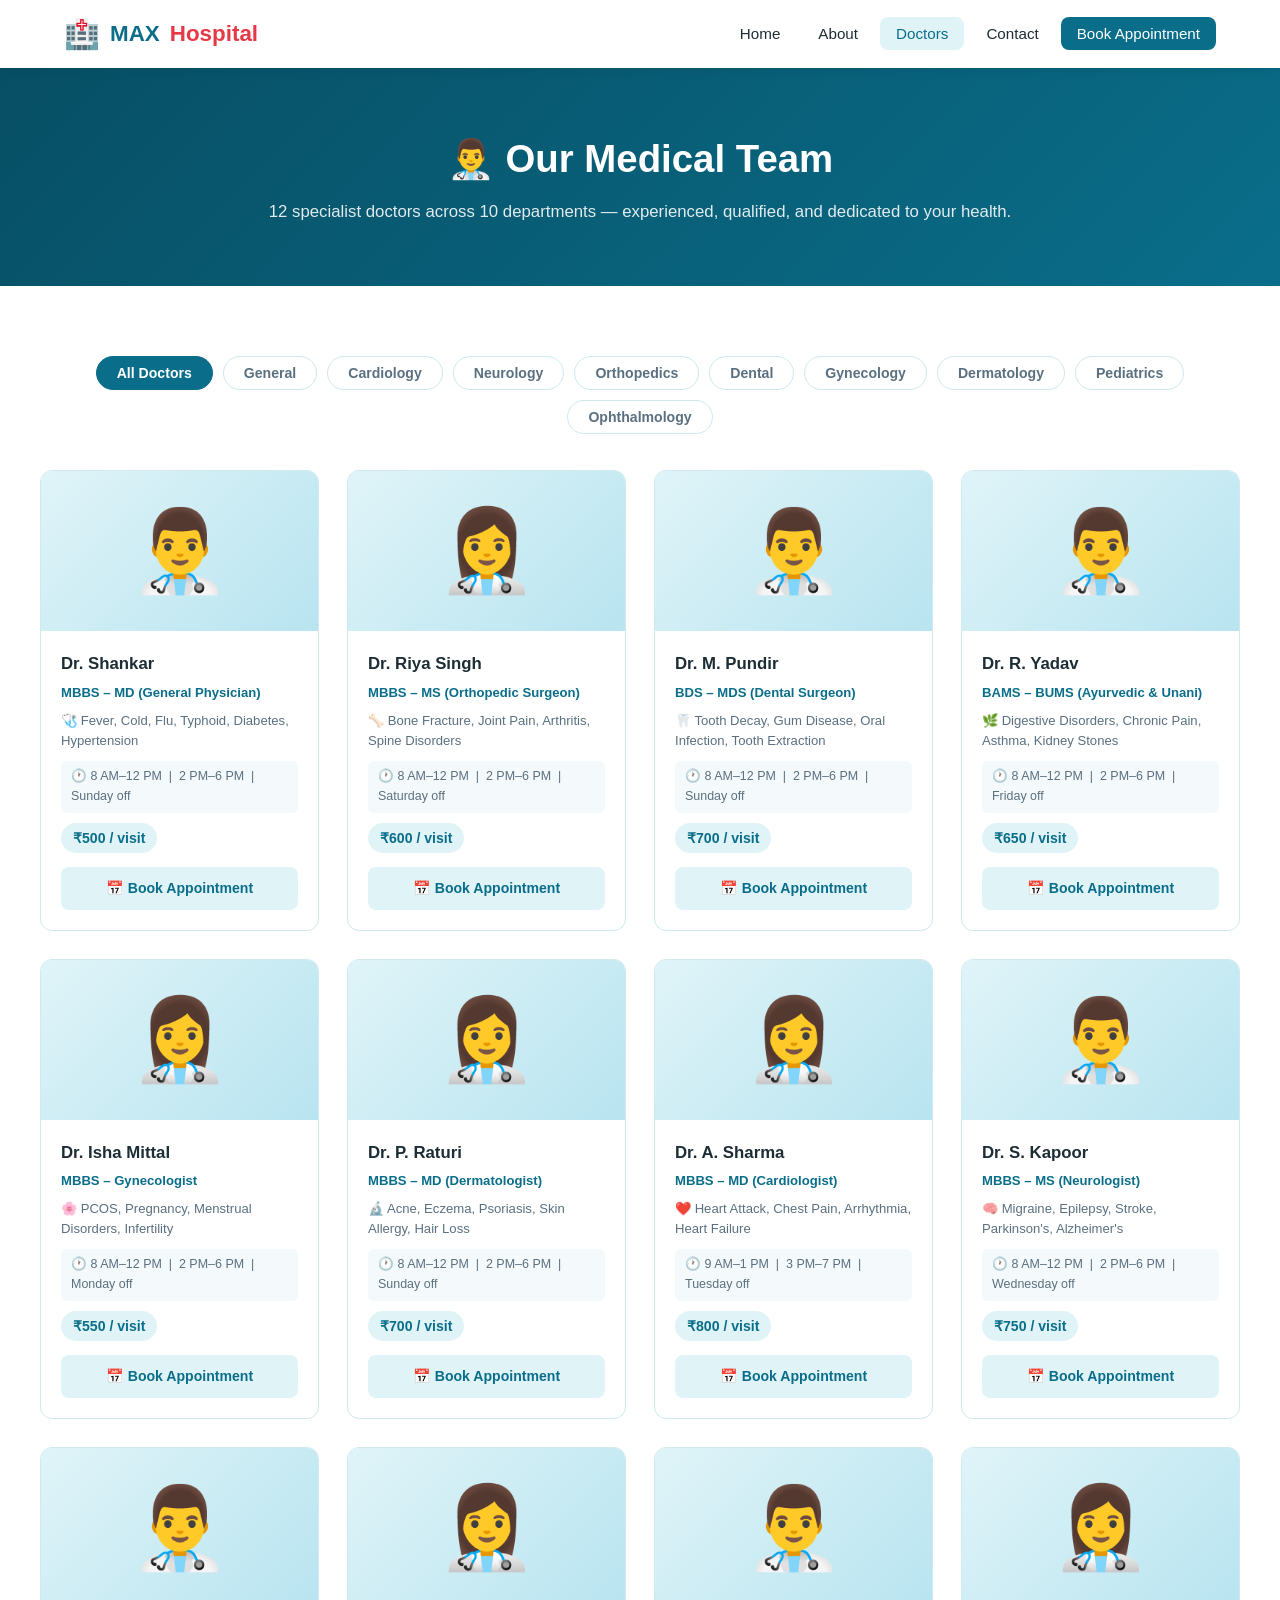
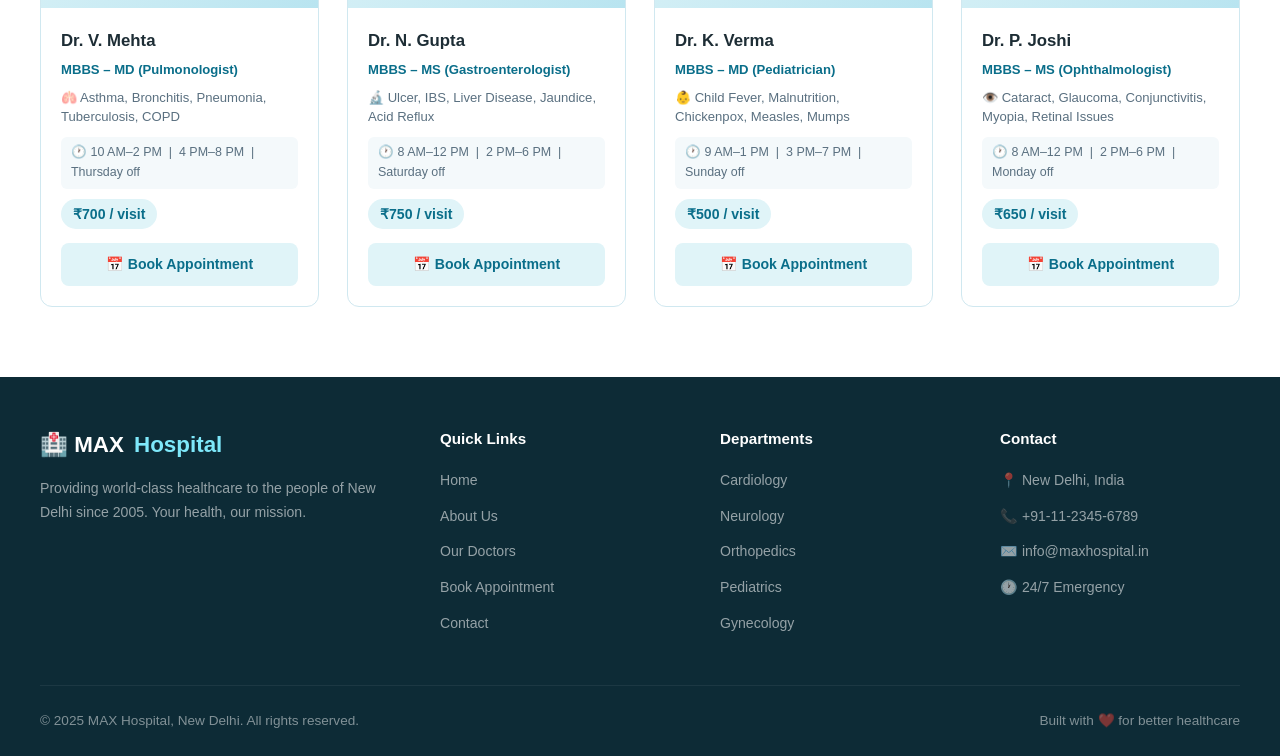
<file: doctors.html>
<!DOCTYPE html>
<html lang="en">
<head>
  <meta charset="UTF-8" />
  <meta name="viewport" content="width=device-width, initial-scale=1.0" />
  <title>Our Doctors – MAX Hospital</title>
  <link rel="stylesheet" href="style.css" />
  <style>
    .filter-bar {
      display: flex;
      gap: 10px;
      flex-wrap: wrap;
      justify-content: center;
      margin-bottom: 36px;
    }
    .filter-btn {
      padding: 8px 20px;
      border: 1.5px solid var(--border);
      border-radius: 50px;
      background: var(--white);
      color: var(--text-muted);
      font-size: 0.88rem;
      font-weight: 600;
      cursor: pointer;
      transition: var(--transition);
    }
    .filter-btn:hover,
    .filter-btn.active {
      background: var(--primary);
      color: var(--white);
      border-color: var(--primary);
    }
    .doctor-card .book-btn {
      display: block;
      text-align: center;
      margin-top: 14px;
      padding: 10px;
      background: var(--primary-light);
      color: var(--primary);
      border-radius: 8px;
      font-weight: 600;
      font-size: 0.88rem;
      transition: var(--transition);
    }
    .doctor-card .book-btn:hover {
      background: var(--primary);
      color: var(--white);
    }
  </style>
</head>
<body>

  <!-- NAVBAR -->
  <nav>
    <div class="nav-container">
      <a href="index.html" class="nav-logo">
        <span class="logo-icon">🏥</span>
        MAX<span>Hospital</span>
      </a>
      <ul class="nav-links" id="navLinks">
        <li><a href="index.html">Home</a></li>
        <li><a href="about.html">About</a></li>
        <li><a href="doctors.html" class="active">Doctors</a></li>
        <li><a href="contact.html">Contact</a></li>
        <li><a href="appointment.html" class="nav-cta">Book Appointment</a></li>
      </ul>
      <div class="hamburger" onclick="toggleNav()">
        <span></span><span></span><span></span>
      </div>
    </div>
  </nav>

  <!-- PAGE HERO -->
  <div class="page-hero">
    <h1>👨‍⚕️ Our Medical Team</h1>
    <p>12 specialist doctors across 10 departments — experienced, qualified, and dedicated to your health.</p>
  </div>

  <!-- DOCTORS -->
  <section>
    <div class="container">
      <div class="filter-bar">
        <button class="filter-btn active" onclick="filterDocs('all', this)">All Doctors</button>
        <button class="filter-btn" onclick="filterDocs('general', this)">General</button>
        <button class="filter-btn" onclick="filterDocs('cardio', this)">Cardiology</button>
        <button class="filter-btn" onclick="filterDocs('neuro', this)">Neurology</button>
        <button class="filter-btn" onclick="filterDocs('ortho', this)">Orthopedics</button>
        <button class="filter-btn" onclick="filterDocs('dental', this)">Dental</button>
        <button class="filter-btn" onclick="filterDocs('gyno', this)">Gynecology</button>
        <button class="filter-btn" onclick="filterDocs('skin', this)">Dermatology</button>
        <button class="filter-btn" onclick="filterDocs('child', this)">Pediatrics</button>
        <button class="filter-btn" onclick="filterDocs('eye', this)">Ophthalmology</button>
      </div>

      <div class="doctors-grid" id="doctorsGrid">

        <!-- Doctor 1 -->
        <div class="doctor-card" data-dept="general">
          <div class="doctor-avatar">👨‍⚕️</div>
          <div class="doctor-info">
            <h3>Dr. Shankar</h3>
            <div class="doctor-deg">MBBS – MD (General Physician)</div>
            <div class="doctor-treats">🩺 Fever, Cold, Flu, Typhoid, Diabetes, Hypertension</div>
            <div class="doctor-shift">🕐 8 AM–12 PM &nbsp;|&nbsp; 2 PM–6 PM &nbsp;|&nbsp; Sunday off</div>
            <span class="doctor-fee">₹500 / visit</span>
            <a href="appointment.html" class="book-btn">📅 Book Appointment</a>
          </div>
        </div>

        <!-- Doctor 2 -->
        <div class="doctor-card" data-dept="ortho">
          <div class="doctor-avatar">👩‍⚕️</div>
          <div class="doctor-info">
            <h3>Dr. Riya Singh</h3>
            <div class="doctor-deg">MBBS – MS (Orthopedic Surgeon)</div>
            <div class="doctor-treats">🦴 Bone Fracture, Joint Pain, Arthritis, Spine Disorders</div>
            <div class="doctor-shift">🕐 8 AM–12 PM &nbsp;|&nbsp; 2 PM–6 PM &nbsp;|&nbsp; Saturday off</div>
            <span class="doctor-fee">₹600 / visit</span>
            <a href="appointment.html" class="book-btn">📅 Book Appointment</a>
          </div>
        </div>

        <!-- Doctor 3 -->
        <div class="doctor-card" data-dept="dental">
          <div class="doctor-avatar">👨‍⚕️</div>
          <div class="doctor-info">
            <h3>Dr. M. Pundir</h3>
            <div class="doctor-deg">BDS – MDS (Dental Surgeon)</div>
            <div class="doctor-treats">🦷 Tooth Decay, Gum Disease, Oral Infection, Tooth Extraction</div>
            <div class="doctor-shift">🕐 8 AM–12 PM &nbsp;|&nbsp; 2 PM–6 PM &nbsp;|&nbsp; Sunday off</div>
            <span class="doctor-fee">₹700 / visit</span>
            <a href="appointment.html" class="book-btn">📅 Book Appointment</a>
          </div>
        </div>

        <!-- Doctor 4 -->
        <div class="doctor-card" data-dept="general">
          <div class="doctor-avatar">👨‍⚕️</div>
          <div class="doctor-info">
            <h3>Dr. R. Yadav</h3>
            <div class="doctor-deg">BAMS – BUMS (Ayurvedic & Unani)</div>
            <div class="doctor-treats">🌿 Digestive Disorders, Chronic Pain, Asthma, Kidney Stones</div>
            <div class="doctor-shift">🕐 8 AM–12 PM &nbsp;|&nbsp; 2 PM–6 PM &nbsp;|&nbsp; Friday off</div>
            <span class="doctor-fee">₹650 / visit</span>
            <a href="appointment.html" class="book-btn">📅 Book Appointment</a>
          </div>
        </div>

        <!-- Doctor 5 -->
        <div class="doctor-card" data-dept="gyno">
          <div class="doctor-avatar">👩‍⚕️</div>
          <div class="doctor-info">
            <h3>Dr. Isha Mittal</h3>
            <div class="doctor-deg">MBBS – Gynecologist</div>
            <div class="doctor-treats">🌸 PCOS, Pregnancy, Menstrual Disorders, Infertility</div>
            <div class="doctor-shift">🕐 8 AM–12 PM &nbsp;|&nbsp; 2 PM–6 PM &nbsp;|&nbsp; Monday off</div>
            <span class="doctor-fee">₹550 / visit</span>
            <a href="appointment.html" class="book-btn">📅 Book Appointment</a>
          </div>
        </div>

        <!-- Doctor 6 -->
        <div class="doctor-card" data-dept="skin">
          <div class="doctor-avatar">👩‍⚕️</div>
          <div class="doctor-info">
            <h3>Dr. P. Raturi</h3>
            <div class="doctor-deg">MBBS – MD (Dermatologist)</div>
            <div class="doctor-treats">🔬 Acne, Eczema, Psoriasis, Skin Allergy, Hair Loss</div>
            <div class="doctor-shift">🕐 8 AM–12 PM &nbsp;|&nbsp; 2 PM–6 PM &nbsp;|&nbsp; Sunday off</div>
            <span class="doctor-fee">₹700 / visit</span>
            <a href="appointment.html" class="book-btn">📅 Book Appointment</a>
          </div>
        </div>

        <!-- Doctor 7 -->
        <div class="doctor-card" data-dept="cardio">
          <div class="doctor-avatar">👩‍⚕️</div>
          <div class="doctor-info">
            <h3>Dr. A. Sharma</h3>
            <div class="doctor-deg">MBBS – MD (Cardiologist)</div>
            <div class="doctor-treats">❤️ Heart Attack, Chest Pain, Arrhythmia, Heart Failure</div>
            <div class="doctor-shift">🕐 9 AM–1 PM &nbsp;|&nbsp; 3 PM–7 PM &nbsp;|&nbsp; Tuesday off</div>
            <span class="doctor-fee">₹800 / visit</span>
            <a href="appointment.html" class="book-btn">📅 Book Appointment</a>
          </div>
        </div>

        <!-- Doctor 8 -->
        <div class="doctor-card" data-dept="neuro">
          <div class="doctor-avatar">👨‍⚕️</div>
          <div class="doctor-info">
            <h3>Dr. S. Kapoor</h3>
            <div class="doctor-deg">MBBS – MS (Neurologist)</div>
            <div class="doctor-treats">🧠 Migraine, Epilepsy, Stroke, Parkinson's, Alzheimer's</div>
            <div class="doctor-shift">🕐 8 AM–12 PM &nbsp;|&nbsp; 2 PM–6 PM &nbsp;|&nbsp; Wednesday off</div>
            <span class="doctor-fee">₹750 / visit</span>
            <a href="appointment.html" class="book-btn">📅 Book Appointment</a>
          </div>
        </div>

        <!-- Doctor 9 -->
        <div class="doctor-card" data-dept="general">
          <div class="doctor-avatar">👨‍⚕️</div>
          <div class="doctor-info">
            <h3>Dr. V. Mehta</h3>
            <div class="doctor-deg">MBBS – MD (Pulmonologist)</div>
            <div class="doctor-treats">🫁 Asthma, Bronchitis, Pneumonia, Tuberculosis, COPD</div>
            <div class="doctor-shift">🕐 10 AM–2 PM &nbsp;|&nbsp; 4 PM–8 PM &nbsp;|&nbsp; Thursday off</div>
            <span class="doctor-fee">₹700 / visit</span>
            <a href="appointment.html" class="book-btn">📅 Book Appointment</a>
          </div>
        </div>

        <!-- Doctor 10 -->
        <div class="doctor-card" data-dept="general">
          <div class="doctor-avatar">👩‍⚕️</div>
          <div class="doctor-info">
            <h3>Dr. N. Gupta</h3>
            <div class="doctor-deg">MBBS – MS (Gastroenterologist)</div>
            <div class="doctor-treats">🔬 Ulcer, IBS, Liver Disease, Jaundice, Acid Reflux</div>
            <div class="doctor-shift">🕐 8 AM–12 PM &nbsp;|&nbsp; 2 PM–6 PM &nbsp;|&nbsp; Saturday off</div>
            <span class="doctor-fee">₹750 / visit</span>
            <a href="appointment.html" class="book-btn">📅 Book Appointment</a>
          </div>
        </div>

        <!-- Doctor 11 -->
        <div class="doctor-card" data-dept="child">
          <div class="doctor-avatar">👨‍⚕️</div>
          <div class="doctor-info">
            <h3>Dr. K. Verma</h3>
            <div class="doctor-deg">MBBS – MD (Pediatrician)</div>
            <div class="doctor-treats">👶 Child Fever, Malnutrition, Chickenpox, Measles, Mumps</div>
            <div class="doctor-shift">🕐 9 AM–1 PM &nbsp;|&nbsp; 3 PM–7 PM &nbsp;|&nbsp; Sunday off</div>
            <span class="doctor-fee">₹500 / visit</span>
            <a href="appointment.html" class="book-btn">📅 Book Appointment</a>
          </div>
        </div>

        <!-- Doctor 12 -->
        <div class="doctor-card" data-dept="eye">
          <div class="doctor-avatar">👩‍⚕️</div>
          <div class="doctor-info">
            <h3>Dr. P. Joshi</h3>
            <div class="doctor-deg">MBBS – MS (Ophthalmologist)</div>
            <div class="doctor-treats">👁️ Cataract, Glaucoma, Conjunctivitis, Myopia, Retinal Issues</div>
            <div class="doctor-shift">🕐 8 AM–12 PM &nbsp;|&nbsp; 2 PM–6 PM &nbsp;|&nbsp; Monday off</div>
            <span class="doctor-fee">₹650 / visit</span>
            <a href="appointment.html" class="book-btn">📅 Book Appointment</a>
          </div>
        </div>

      </div>
    </div>
  </section>

  <!-- FOOTER -->
  <footer>
    <div class="footer-grid">
      <div class="footer-brand">
        <div class="nav-logo" style="margin-bottom:14px;">🏥 MAX<span style="color:#7ee8fa;">Hospital</span></div>
        <p>Providing world-class healthcare to the people of New Delhi since 2005. Your health, our mission.</p>
      </div>
      <div class="footer-col">
        <h4>Quick Links</h4>
        <ul>
          <li><a href="index.html">Home</a></li>
          <li><a href="about.html">About Us</a></li>
          <li><a href="doctors.html">Our Doctors</a></li>
          <li><a href="appointment.html">Book Appointment</a></li>
          <li><a href="contact.html">Contact</a></li>
        </ul>
      </div>
      <div class="footer-col">
        <h4>Departments</h4>
        <ul>
          <li><a href="#">Cardiology</a></li>
          <li><a href="#">Neurology</a></li>
          <li><a href="#">Orthopedics</a></li>
          <li><a href="#">Pediatrics</a></li>
          <li><a href="#">Gynecology</a></li>
        </ul>
      </div>
      <div class="footer-col">
        <h4>Contact</h4>
        <ul>
          <li><a href="#">📍 New Delhi, India</a></li>
          <li><a href="#">📞 +91-11-2345-6789</a></li>
          <li><a href="#">✉️ info@maxhospital.in</a></li>
          <li><a href="#">🕐 24/7 Emergency</a></li>
        </ul>
      </div>
    </div>
    <div class="footer-bottom">
      <span>© 2025 MAX Hospital, New Delhi. All rights reserved.</span>
      <span>Built with ❤️ for better healthcare</span>
    </div>
  </footer>

  <script>
    function toggleNav() {
      document.getElementById('navLinks').classList.toggle('open');
    }

    function filterDocs(dept, btn) {
      // Update active button
      document.querySelectorAll('.filter-btn').forEach(b => b.classList.remove('active'));
      btn.classList.add('active');

      // Show/hide cards
      document.querySelectorAll('.doctor-card').forEach(card => {
        if (dept === 'all' || card.dataset.dept === dept) {
          card.style.display = '';
        } else {
          card.style.display = 'none';
        }
      });
    }
  </script>
</body>
</html>
</file>
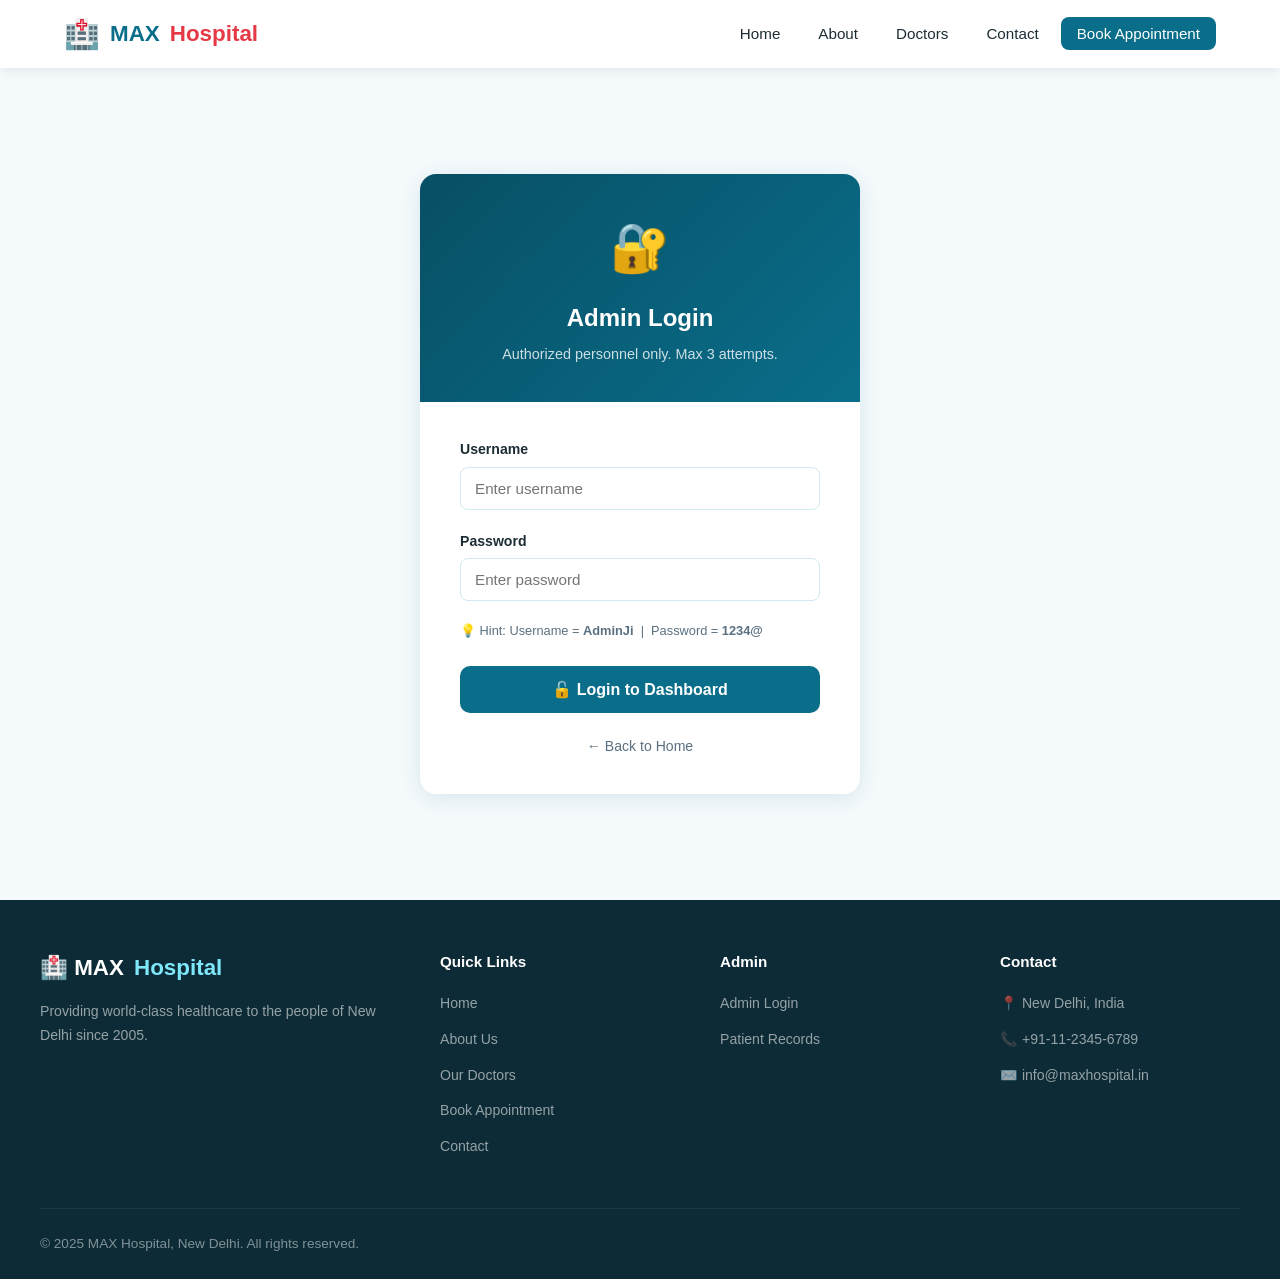
<file: records.html>
<!DOCTYPE html>
<html lang="en">
<head>
  <meta charset="UTF-8" />
  <meta name="viewport" content="width=device-width, initial-scale=1.0" />
  <title>Patient Records – MAX Hospital</title>
  <link rel="stylesheet" href="style.css" />
  <style>
    .admin-topbar {
      background: var(--primary-dark);
      color: var(--white);
      padding: 10px 24px;
      display: flex;
      justify-content: space-between;
      align-items: center;
      font-size: 0.88rem;
    }
    .admin-topbar span { opacity: 0.85; }
    .admin-topbar a {
      color: #7ee8fa;
      font-weight: 600;
      cursor: pointer;
    }
    .no-records {
      text-align: center;
      padding: 60px 20px;
      color: var(--text-muted);
    }
    .no-records .icon { font-size: 3.5rem; margin-bottom: 14px; }
    .no-records p { font-size: 1rem; }
    .del-btn {
      background: none;
      border: none;
      color: var(--accent);
      cursor: pointer;
      font-size: 1rem;
      padding: 4px 8px;
      border-radius: 6px;
      transition: var(--transition);
    }
    .del-btn:hover { background: #fde8ea; }
    .summary-cards {
      display: grid;
      grid-template-columns: repeat(auto-fit, minmax(180px, 1fr));
      gap: 16px;
      margin-bottom: 28px;
    }
    .summary-card {
      background: var(--white);
      border: 1px solid var(--border);
      border-radius: var(--radius);
      padding: 20px;
      text-align: center;
    }
    .summary-card h3 {
      font-size: 1.8rem;
      font-weight: 800;
      color: var(--primary);
    }
    .summary-card p {
      font-size: 0.85rem;
      color: var(--text-muted);
      margin-top: 4px;
    }
  </style>
</head>
<body>

  <!-- ADMIN TOP BAR -->
  <div class="admin-topbar">
    <span>🔐 Admin Dashboard &nbsp;|&nbsp; MAX Hospital Management System</span>
    <a onclick="logout()">Logout →</a>
  </div>

  <!-- NAVBAR -->
  <nav>
    <div class="nav-container">
      <a href="index.html" class="nav-logo">
        <span class="logo-icon">🏥</span>
        MAX<span>Hospital</span>
      </a>
      <ul class="nav-links" id="navLinks">
        <li><a href="index.html">Home</a></li>
        <li><a href="about.html">About</a></li>
        <li><a href="doctors.html">Doctors</a></li>
        <li><a href="contact.html">Contact</a></li>
        <li><a href="appointment.html" class="nav-cta">Book Appointment</a></li>
      </ul>
      <div class="hamburger" onclick="toggleNav()">
        <span></span><span></span><span></span>
      </div>
    </div>
  </nav>

  <!-- PAGE HERO -->
  <div class="page-hero">
    <h1>📋 Patient Records</h1>
    <p>View, search, and manage all patient appointments.</p>
  </div>

  <!-- RECORDS SECTION -->
  <section class="records-section">
    <div class="container">

      <!-- SUMMARY CARDS -->
      <div class="summary-cards" id="summaryCards">
        <div class="summary-card">
          <h3 id="totalCount">0</h3>
          <p>Total Appointments</p>
        </div>
        <div class="summary-card">
          <h3 id="morningCount">0</h3>
          <p>Morning Shift</p>
        </div>
        <div class="summary-card">
          <h3 id="eveningCount">0</h3>
          <p>Evening Shift</p>
        </div>
        <div class="summary-card">
          <h3 id="seniorCount">0</h3>
          <p>Senior Citizens (60+)</p>
        </div>
      </div>

      <!-- RECORDS PANEL -->
      <div class="records-panel">
        <div class="records-toolbar">
          <h2>All Patient Appointments</h2>
          <div style="display:flex; gap:10px; flex-wrap:wrap; align-items:center;">
            <div class="search-box">
              <input type="text" id="searchInput" placeholder="Search by name, disease, doctor..." oninput="renderTable()" />
            </div>
            <select id="shiftFilter" onchange="renderTable()"
              style="padding:10px 14px; border:1.5px solid var(--border); border-radius:8px; font-size:0.9rem; background:var(--white);">
              <option value="all">All Shifts</option>
              <option value="morning">Morning</option>
              <option value="evening">Evening</option>
            </select>
            <button class="btn btn-danger" onclick="clearAll()" style="padding:10px 18px; font-size:0.88rem;">
              🗑️ Clear All
            </button>
          </div>
        </div>

        <div class="records-table-wrap" id="tableWrap">
          <!-- Filled by JS -->
        </div>
      </div>

    </div>
  </section>

  <!-- FOOTER -->
  <footer>
    <div class="footer-grid">
      <div class="footer-brand">
        <div class="nav-logo" style="margin-bottom:14px;">🏥 MAX<span style="color:#7ee8fa;">Hospital</span></div>
        <p>Providing world-class healthcare to the people of New Delhi since 2005.</p>
      </div>
      <div class="footer-col">
        <h4>Quick Links</h4>
        <ul>
          <li><a href="index.html">Home</a></li>
          <li><a href="about.html">About Us</a></li>
          <li><a href="doctors.html">Our Doctors</a></li>
          <li><a href="appointment.html">Book Appointment</a></li>
          <li><a href="contact.html">Contact</a></li>
        </ul>
      </div>
      <div class="footer-col">
        <h4>Admin</h4>
        <ul>
          <li><a href="admin.html">Admin Login</a></li>
          <li><a href="records.html">Patient Records</a></li>
        </ul>
      </div>
      <div class="footer-col">
        <h4>Contact</h4>
        <ul>
          <li><a href="#">📍 New Delhi, India</a></li>
          <li><a href="#">📞 +91-11-2345-6789</a></li>
          <li><a href="#">✉️ info@maxhospital.in</a></li>
        </ul>
      </div>
    </div>
    <div class="footer-bottom">
      <span>© 2025 MAX Hospital, New Delhi. All rights reserved.</span>
    </div>
  </footer>

  <script>
    function toggleNav() {
      document.getElementById('navLinks').classList.toggle('open');
    }

    // Auth guard
    if (sessionStorage.getItem('adminLoggedIn') !== 'true') {
      window.location.href = 'admin.html';
    }

    function logout() {
      sessionStorage.removeItem('adminLoggedIn');
      window.location.href = 'admin.html';
    }

    function getRecords() {
      return JSON.parse(localStorage.getItem('maxHospitalRecords') || '[]');
    }

    function saveRecords(records) {
      localStorage.setItem('maxHospitalRecords', JSON.stringify(records));
    }

    function updateSummary(records) {
      document.getElementById('totalCount').textContent = records.length;
      document.getElementById('morningCount').textContent = records.filter(r => r.shift === 'morning').length;
      document.getElementById('eveningCount').textContent = records.filter(r => r.shift === 'evening').length;
      document.getElementById('seniorCount').textContent = records.filter(r => parseInt(r.age) >= 60).length;
    }

    function deleteRecord(id) {
      if (!confirm('Delete this appointment?')) return;
      const records = getRecords().filter(r => r.id !== id);
      saveRecords(records);
      renderTable();
    }

    function clearAll() {
      if (!confirm('Delete ALL patient records? This cannot be undone.')) return;
      localStorage.removeItem('maxHospitalRecords');
      renderTable();
    }

    function renderTable() {
      const records = getRecords();
      const query = document.getElementById('searchInput').value.toLowerCase();
      const shiftFilter = document.getElementById('shiftFilter').value;

      const filtered = records.filter(r => {
        const matchSearch = !query ||
          r.name.toLowerCase().includes(query) ||
          r.disease.toLowerCase().includes(query) ||
          r.doctor.toLowerCase().includes(query) ||
          String(r.id).includes(query);
        const matchShift = shiftFilter === 'all' || r.shift === shiftFilter;
        return matchSearch && matchShift;
      });

      updateSummary(records);

      const wrap = document.getElementById('tableWrap');

      if (filtered.length === 0) {
        wrap.innerHTML = `
          <div class="no-records">
            <div class="icon">📭</div>
            <p>${records.length === 0
              ? 'No appointments booked yet. <a href="appointment.html">Book one now →</a>'
              : 'No records match your search.'
            }</p>
          </div>`;
        return;
      }

      let html = `
        <table>
          <thead>
            <tr>
              <th>ID</th>
              <th>Name</th>
              <th>Age</th>
              <th>Disease</th>
              <th>Doctor</th>
              <th>Date</th>
              <th>Shift</th>
              <th>Fee</th>
              <th>Booked At</th>
              <th>Action</th>
            </tr>
          </thead>
          <tbody>`;

      filtered.forEach(r => {
        const isSenior = parseInt(r.age) >= 60;
        html += `
          <tr>
            <td><strong>#${r.id}</strong></td>
            <td>${r.name} ${isSenior ? '<span class="badge badge-senior">Senior</span>' : ''}</td>
            <td>${r.age}</td>
            <td>${r.disease}</td>
            <td>${r.doctor}</td>
            <td>${r.date || '—'}</td>
            <td>
              <span class="badge ${r.shift === 'morning' ? 'badge-morning' : 'badge-evening'}">
                ${r.shift === 'morning' ? '🌅 Morning' : '🌆 Evening'}
              </span>
            </td>
            <td>${r.fee}</td>
            <td style="font-size:0.8rem; color:var(--text-muted);">${r.bookedAt}</td>
            <td>
              <button class="del-btn" onclick="deleteRecord(${r.id})" title="Delete">🗑️</button>
            </td>
          </tr>`;
      });

      html += `</tbody></table>`;
      wrap.innerHTML = html;
    }

    // Initial render
    renderTable();
  </script>
</body>
</html>
</file>
<file: style.css>
/* ===== RESET & BASE ===== */
* {
  margin: 0;
  padding: 0;
  box-sizing: border-box;
}

:root {
  --primary: #0a6e8a;
  --primary-dark: #074f65;
  --primary-light: #e0f4f8;
  --accent: #e63946;
  --white: #ffffff;
  --light-bg: #f4f9fb;
  --text: #1d2d35;
  --text-muted: #5a7080;
  --border: #d0e8f0;
  --shadow: 0 4px 20px rgba(10, 110, 138, 0.12);
  --radius: 12px;
  --transition: 0.3s ease;
}

body {
  font-family: 'Segoe UI', Tahoma, Geneva, Verdana, sans-serif;
  color: var(--text);
  background: var(--white);
  line-height: 1.6;
}

a {
  text-decoration: none;
  color: inherit;
}

img {
  max-width: 100%;
}

/* ===== NAVBAR ===== */
nav {
  background: var(--white);
  box-shadow: 0 2px 12px rgba(0,0,0,0.08);
  position: sticky;
  top: 0;
  z-index: 1000;
}

.nav-container {
  max-width: 1200px;
  margin: 0 auto;
  padding: 0 24px;
  display: flex;
  align-items: center;
  justify-content: space-between;
  height: 68px;
}

.nav-logo {
  display: flex;
  align-items: center;
  gap: 10px;
  font-size: 1.4rem;
  font-weight: 700;
  color: var(--primary);
}

.nav-logo span {
  color: var(--accent);
}

.nav-logo .logo-icon {
  font-size: 1.8rem;
}

.nav-links {
  display: flex;
  list-style: none;
  gap: 6px;
}

.nav-links a {
  padding: 8px 16px;
  border-radius: 8px;
  font-weight: 500;
  font-size: 0.95rem;
  color: var(--text);
  transition: var(--transition);
}

.nav-links a:hover,
.nav-links a.active {
  background: var(--primary-light);
  color: var(--primary);
}

.nav-cta {
  background: var(--primary) !important;
  color: var(--white) !important;
  border-radius: 8px !important;
}

.nav-cta:hover {
  background: var(--primary-dark) !important;
}

.hamburger {
  display: none;
  flex-direction: column;
  gap: 5px;
  cursor: pointer;
  padding: 4px;
}

.hamburger span {
  width: 26px;
  height: 3px;
  background: var(--primary);
  border-radius: 3px;
  transition: var(--transition);
}

/* ===== HERO ===== */
.hero {
  background: linear-gradient(135deg, var(--primary-dark) 0%, var(--primary) 60%, #1a9bb5 100%);
  color: var(--white);
  padding: 90px 24px;
  text-align: center;
  position: relative;
  overflow: hidden;
}

.hero::before {
  content: '';
  position: absolute;
  top: -60px; right: -60px;
  width: 300px; height: 300px;
  background: rgba(255,255,255,0.05);
  border-radius: 50%;
}

.hero::after {
  content: '';
  position: absolute;
  bottom: -80px; left: -40px;
  width: 250px; height: 250px;
  background: rgba(255,255,255,0.04);
  border-radius: 50%;
}

.hero-content {
  max-width: 750px;
  margin: 0 auto;
  position: relative;
  z-index: 1;
}

.hero-badge {
  display: inline-block;
  background: rgba(255,255,255,0.15);
  border: 1px solid rgba(255,255,255,0.3);
  padding: 6px 18px;
  border-radius: 50px;
  font-size: 0.85rem;
  margin-bottom: 20px;
  letter-spacing: 0.5px;
}

.hero h1 {
  font-size: 3rem;
  font-weight: 800;
  line-height: 1.2;
  margin-bottom: 18px;
}

.hero h1 span {
  color: #7ee8fa;
}

.hero p {
  font-size: 1.15rem;
  opacity: 0.9;
  margin-bottom: 36px;
  max-width: 580px;
  margin-left: auto;
  margin-right: auto;
}

.hero-buttons {
  display: flex;
  gap: 16px;
  justify-content: center;
  flex-wrap: wrap;
}

.btn {
  display: inline-flex;
  align-items: center;
  gap: 8px;
  padding: 14px 30px;
  border-radius: 10px;
  font-size: 1rem;
  font-weight: 600;
  cursor: pointer;
  border: none;
  transition: var(--transition);
  text-decoration: none;
}

.btn-primary {
  background: var(--white);
  color: var(--primary);
}

.btn-primary:hover {
  background: #e0f4f8;
  transform: translateY(-2px);
  box-shadow: 0 6px 20px rgba(0,0,0,0.15);
}

.btn-outline {
  background: transparent;
  color: var(--white);
  border: 2px solid rgba(255,255,255,0.6);
}

.btn-outline:hover {
  background: rgba(255,255,255,0.1);
  border-color: var(--white);
  transform: translateY(-2px);
}

.btn-solid {
  background: var(--primary);
  color: var(--white);
}

.btn-solid:hover {
  background: var(--primary-dark);
  transform: translateY(-2px);
  box-shadow: var(--shadow);
}

.btn-danger {
  background: var(--accent);
  color: var(--white);
}

.btn-danger:hover {
  background: #c1121f;
  transform: translateY(-2px);
}

/* ===== STATS BAR ===== */
.stats-bar {
  background: var(--white);
  box-shadow: var(--shadow);
  padding: 28px 24px;
}

.stats-grid {
  max-width: 1000px;
  margin: 0 auto;
  display: grid;
  grid-template-columns: repeat(4, 1fr);
  gap: 20px;
  text-align: center;
}

.stat-item h3 {
  font-size: 2rem;
  font-weight: 800;
  color: var(--primary);
}

.stat-item p {
  font-size: 0.9rem;
  color: var(--text-muted);
  margin-top: 4px;
}

/* ===== SECTIONS ===== */
section {
  padding: 70px 24px;
}

.section-header {
  text-align: center;
  margin-bottom: 50px;
}

.section-tag {
  display: inline-block;
  background: var(--primary-light);
  color: var(--primary);
  padding: 5px 16px;
  border-radius: 50px;
  font-size: 0.82rem;
  font-weight: 600;
  letter-spacing: 0.5px;
  margin-bottom: 12px;
  text-transform: uppercase;
}

.section-header h2 {
  font-size: 2.1rem;
  font-weight: 800;
  color: var(--text);
  margin-bottom: 12px;
}

.section-header p {
  color: var(--text-muted);
  font-size: 1.05rem;
  max-width: 560px;
  margin: 0 auto;
}

.container {
  max-width: 1200px;
  margin: 0 auto;
}

/* ===== SERVICES ===== */
.services-grid {
  display: grid;
  grid-template-columns: repeat(auto-fit, minmax(220px, 1fr));
  gap: 24px;
}

.service-card {
  background: var(--white);
  border: 1px solid var(--border);
  border-radius: var(--radius);
  padding: 32px 24px;
  text-align: center;
  transition: var(--transition);
}

.service-card:hover {
  transform: translateY(-6px);
  box-shadow: var(--shadow);
  border-color: var(--primary);
}

.service-icon {
  font-size: 2.8rem;
  margin-bottom: 16px;
}

.service-card h3 {
  font-size: 1.05rem;
  font-weight: 700;
  margin-bottom: 8px;
  color: var(--text);
}

.service-card p {
  font-size: 0.88rem;
  color: var(--text-muted);
}

/* ===== DOCTORS GRID ===== */
.doctors-grid {
  display: grid;
  grid-template-columns: repeat(auto-fit, minmax(260px, 1fr));
  gap: 28px;
}

.doctor-card {
  background: var(--white);
  border: 1px solid var(--border);
  border-radius: var(--radius);
  overflow: hidden;
  transition: var(--transition);
}

.doctor-card:hover {
  transform: translateY(-6px);
  box-shadow: var(--shadow);
}

.doctor-avatar {
  background: linear-gradient(135deg, var(--primary-light), #b8e4f0);
  height: 160px;
  display: flex;
  align-items: center;
  justify-content: center;
  font-size: 5rem;
}

.doctor-info {
  padding: 20px;
}

.doctor-info h3 {
  font-size: 1.05rem;
  font-weight: 700;
  color: var(--text);
  margin-bottom: 4px;
}

.doctor-deg {
  font-size: 0.82rem;
  color: var(--primary);
  font-weight: 600;
  margin-bottom: 8px;
}

.doctor-treats {
  font-size: 0.82rem;
  color: var(--text-muted);
  margin-bottom: 10px;
  line-height: 1.5;
}

.doctor-shift {
  font-size: 0.78rem;
  color: var(--text-muted);
  background: var(--light-bg);
  padding: 6px 10px;
  border-radius: 6px;
}

.doctor-fee {
  display: inline-block;
  margin-top: 10px;
  background: var(--primary-light);
  color: var(--primary);
  font-weight: 700;
  font-size: 0.88rem;
  padding: 4px 12px;
  border-radius: 50px;
}

/* ===== APPOINTMENT FORM ===== */
.appointment-section {
  background: var(--light-bg);
}

.appointment-wrapper {
  max-width: 780px;
  margin: 0 auto;
  background: var(--white);
  border-radius: 16px;
  box-shadow: var(--shadow);
  overflow: hidden;
}

.appt-header {
  background: linear-gradient(135deg, var(--primary-dark), var(--primary));
  color: var(--white);
  padding: 32px 40px;
}

.appt-header h2 {
  font-size: 1.6rem;
  font-weight: 800;
  margin-bottom: 6px;
}

.appt-header p {
  opacity: 0.85;
  font-size: 0.95rem;
}

.appt-form {
  padding: 36px 40px;
}

.form-row {
  display: grid;
  grid-template-columns: 1fr 1fr;
  gap: 20px;
  margin-bottom: 20px;
}

.form-group {
  display: flex;
  flex-direction: column;
  gap: 6px;
}

.form-group.full {
  grid-column: 1 / -1;
}

.form-group label {
  font-size: 0.88rem;
  font-weight: 600;
  color: var(--text);
}

.form-group input,
.form-group select,
.form-group textarea {
  padding: 12px 14px;
  border: 1.5px solid var(--border);
  border-radius: 8px;
  font-size: 0.95rem;
  font-family: inherit;
  color: var(--text);
  transition: var(--transition);
  background: var(--white);
}

.form-group input:focus,
.form-group select:focus,
.form-group textarea:focus {
  outline: none;
  border-color: var(--primary);
  box-shadow: 0 0 0 3px rgba(10, 110, 138, 0.1);
}

.form-group textarea {
  resize: vertical;
  min-height: 90px;
}

.form-submit {
  margin-top: 8px;
}

.form-submit .btn {
  width: 100%;
  justify-content: center;
  padding: 15px;
  font-size: 1.05rem;
}

/* ===== SUCCESS MESSAGE ===== */
.success-msg {
  display: none;
  background: #d4edda;
  border: 1px solid #c3e6cb;
  color: #155724;
  padding: 16px 20px;
  border-radius: 8px;
  margin-top: 16px;
  font-weight: 500;
  text-align: center;
}

/* ===== ADMIN LOGIN ===== */
.login-section {
  background: var(--light-bg);
  min-height: calc(100vh - 68px);
  display: flex;
  align-items: center;
  justify-content: center;
}

.login-card {
  background: var(--white);
  border-radius: 16px;
  box-shadow: var(--shadow);
  overflow: hidden;
  width: 100%;
  max-width: 440px;
}

.login-header {
  background: linear-gradient(135deg, var(--primary-dark), var(--primary));
  color: var(--white);
  padding: 36px 40px;
  text-align: center;
}

.login-header .lock-icon {
  font-size: 3rem;
  margin-bottom: 12px;
}

.login-header h2 {
  font-size: 1.5rem;
  font-weight: 800;
  margin-bottom: 6px;
}

.login-header p {
  opacity: 0.8;
  font-size: 0.9rem;
}

.login-form {
  padding: 36px 40px;
}

.login-form .form-group {
  margin-bottom: 20px;
}

.login-form .btn {
  width: 100%;
  justify-content: center;
  margin-top: 8px;
}

.login-error {
  display: none;
  background: #f8d7da;
  border: 1px solid #f5c6cb;
  color: #721c24;
  padding: 12px 16px;
  border-radius: 8px;
  margin-bottom: 16px;
  font-size: 0.9rem;
  text-align: center;
}

/* ===== PATIENT RECORDS ===== */
.records-section {
  background: var(--light-bg);
  min-height: calc(100vh - 68px);
}

.records-panel {
  background: var(--white);
  border-radius: 16px;
  box-shadow: var(--shadow);
  overflow: hidden;
}

.records-toolbar {
  padding: 24px 28px;
  border-bottom: 1px solid var(--border);
  display: flex;
  align-items: center;
  justify-content: space-between;
  flex-wrap: wrap;
  gap: 16px;
}

.records-toolbar h2 {
  font-size: 1.3rem;
  font-weight: 700;
}

.search-box {
  display: flex;
  gap: 10px;
}

.search-box input {
  padding: 10px 14px;
  border: 1.5px solid var(--border);
  border-radius: 8px;
  font-size: 0.9rem;
  width: 240px;
}

.search-box input:focus {
  outline: none;
  border-color: var(--primary);
}

.records-table-wrap {
  overflow-x: auto;
}

table {
  width: 100%;
  border-collapse: collapse;
  font-size: 0.9rem;
}

thead {
  background: var(--light-bg);
}

th {
  padding: 14px 18px;
  text-align: left;
  font-weight: 700;
  color: var(--text-muted);
  font-size: 0.82rem;
  text-transform: uppercase;
  letter-spacing: 0.5px;
  border-bottom: 1px solid var(--border);
}

td {
  padding: 14px 18px;
  border-bottom: 1px solid var(--border);
  color: var(--text);
}

tr:last-child td {
  border-bottom: none;
}

tr:hover td {
  background: var(--light-bg);
}

.badge {
  display: inline-block;
  padding: 3px 10px;
  border-radius: 50px;
  font-size: 0.78rem;
  font-weight: 600;
}

.badge-morning {
  background: #fff3cd;
  color: #856404;
}

.badge-evening {
  background: #cce5ff;
  color: #004085;
}

.badge-senior {
  background: #d4edda;
  color: #155724;
}

/* ===== ABOUT PAGE ===== */
.about-hero {
  background: linear-gradient(135deg, var(--primary-dark), var(--primary));
  color: var(--white);
  padding: 70px 24px;
  text-align: center;
}

.about-hero h1 {
  font-size: 2.6rem;
  font-weight: 800;
  margin-bottom: 14px;
}

.about-hero p {
  font-size: 1.1rem;
  opacity: 0.88;
  max-width: 560px;
  margin: 0 auto;
}

.about-grid {
  display: grid;
  grid-template-columns: 1fr 1fr;
  gap: 60px;
  align-items: center;
}

.about-text h2 {
  font-size: 1.9rem;
  font-weight: 800;
  margin-bottom: 16px;
  color: var(--text);
}

.about-text p {
  color: var(--text-muted);
  margin-bottom: 14px;
  line-height: 1.8;
}

.about-features {
  list-style: none;
  margin-top: 20px;
}

.about-features li {
  display: flex;
  align-items: flex-start;
  gap: 12px;
  margin-bottom: 14px;
  font-size: 0.95rem;
  color: var(--text);
}

.about-features li .check {
  color: var(--primary);
  font-size: 1.1rem;
  margin-top: 2px;
  flex-shrink: 0;
}

.about-image-box {
  background: linear-gradient(135deg, var(--primary-light), #b8e4f0);
  border-radius: 16px;
  height: 380px;
  display: flex;
  align-items: center;
  justify-content: center;
  font-size: 8rem;
}

.values-grid {
  display: grid;
  grid-template-columns: repeat(auto-fit, minmax(220px, 1fr));
  gap: 24px;
}

.value-card {
  background: var(--white);
  border: 1px solid var(--border);
  border-radius: var(--radius);
  padding: 28px 24px;
  text-align: center;
  transition: var(--transition);
}

.value-card:hover {
  box-shadow: var(--shadow);
  border-color: var(--primary);
}

.value-icon {
  font-size: 2.4rem;
  margin-bottom: 14px;
}

.value-card h3 {
  font-size: 1rem;
  font-weight: 700;
  margin-bottom: 8px;
}

.value-card p {
  font-size: 0.87rem;
  color: var(--text-muted);
}

/* ===== CONTACT ===== */
.contact-grid {
  display: grid;
  grid-template-columns: 1fr 1.4fr;
  gap: 50px;
  align-items: start;
}

.contact-info h2 {
  font-size: 1.8rem;
  font-weight: 800;
  margin-bottom: 14px;
}

.contact-info p {
  color: var(--text-muted);
  margin-bottom: 28px;
  line-height: 1.8;
}

.contact-item {
  display: flex;
  align-items: flex-start;
  gap: 16px;
  margin-bottom: 22px;
}

.contact-icon {
  width: 46px;
  height: 46px;
  background: var(--primary-light);
  border-radius: 10px;
  display: flex;
  align-items: center;
  justify-content: center;
  font-size: 1.3rem;
  flex-shrink: 0;
}

.contact-item h4 {
  font-size: 0.9rem;
  font-weight: 700;
  margin-bottom: 3px;
}

.contact-item p {
  font-size: 0.88rem;
  color: var(--text-muted);
  margin: 0;
}

.contact-form-card {
  background: var(--white);
  border: 1px solid var(--border);
  border-radius: 16px;
  padding: 36px;
  box-shadow: var(--shadow);
}

.contact-form-card h3 {
  font-size: 1.3rem;
  font-weight: 700;
  margin-bottom: 24px;
}

/* ===== FOOTER ===== */
footer {
  background: #0d2b36;
  color: rgba(255,255,255,0.8);
  padding: 50px 24px 24px;
}

.footer-grid {
  max-width: 1200px;
  margin: 0 auto;
  display: grid;
  grid-template-columns: 1.5fr 1fr 1fr 1fr;
  gap: 40px;
  margin-bottom: 40px;
}

.footer-brand .nav-logo {
  color: var(--white);
  margin-bottom: 14px;
}

.footer-brand p {
  font-size: 0.88rem;
  line-height: 1.7;
  opacity: 0.7;
}

.footer-col h4 {
  color: var(--white);
  font-size: 0.95rem;
  font-weight: 700;
  margin-bottom: 16px;
}

.footer-col ul {
  list-style: none;
}

.footer-col ul li {
  margin-bottom: 10px;
}

.footer-col ul li a {
  font-size: 0.88rem;
  opacity: 0.7;
  transition: var(--transition);
}

.footer-col ul li a:hover {
  opacity: 1;
  color: #7ee8fa;
}

.footer-bottom {
  max-width: 1200px;
  margin: 0 auto;
  padding-top: 24px;
  border-top: 1px solid rgba(255,255,255,0.1);
  display: flex;
  justify-content: space-between;
  align-items: center;
  font-size: 0.85rem;
  opacity: 0.6;
  flex-wrap: wrap;
  gap: 10px;
}

/* ===== PAGE HERO (reusable) ===== */
.page-hero {
  background: linear-gradient(135deg, var(--primary-dark), var(--primary));
  color: var(--white);
  padding: 60px 24px;
  text-align: center;
}

.page-hero h1 {
  font-size: 2.4rem;
  font-weight: 800;
  margin-bottom: 10px;
}

.page-hero p {
  font-size: 1.05rem;
  opacity: 0.88;
}

/* ===== RESPONSIVE ===== */
@media (max-width: 900px) {
  .about-grid,
  .contact-grid {
    grid-template-columns: 1fr;
  }

  .footer-grid {
    grid-template-columns: 1fr 1fr;
  }

  .stats-grid {
    grid-template-columns: repeat(2, 1fr);
  }
}

@media (max-width: 640px) {
  .nav-links {
    display: none;
    flex-direction: column;
    position: absolute;
    top: 68px;
    left: 0;
    right: 0;
    background: var(--white);
    padding: 16px 24px;
    box-shadow: 0 8px 20px rgba(0,0,0,0.1);
    gap: 4px;
  }

  .nav-links.open {
    display: flex;
  }

  .hamburger {
    display: flex;
  }

  .hero h1 {
    font-size: 2rem;
  }

  .form-row {
    grid-template-columns: 1fr;
  }

  .appt-form,
  .login-form,
  .appt-header,
  .login-header {
    padding: 24px 20px;
  }

  .footer-grid {
    grid-template-columns: 1fr;
  }

  .stats-grid {
    grid-template-columns: repeat(2, 1fr);
  }

  .records-toolbar {
    flex-direction: column;
    align-items: flex-start;
  }

  .search-box input {
    width: 100%;
  }
}
</file>
